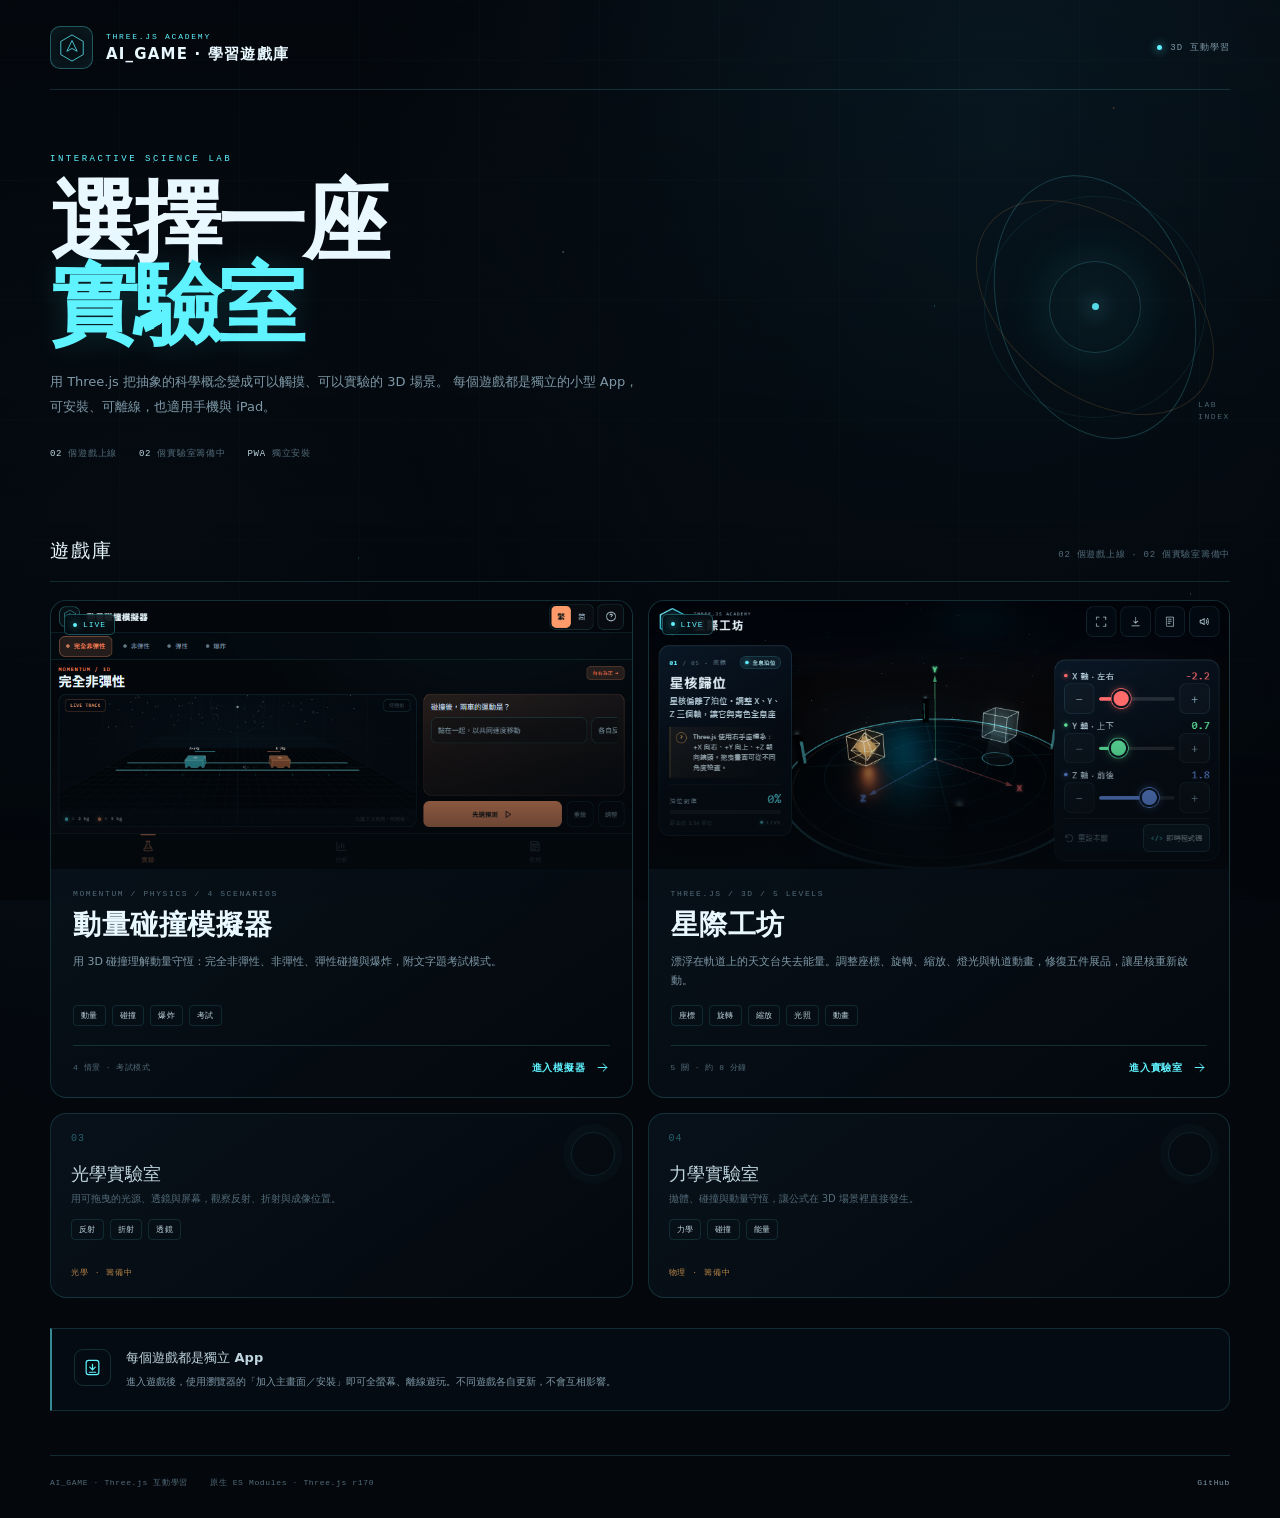
<file: index.html>
<!DOCTYPE html>
<html lang="zh-Hant">
<head>
  <meta charset="UTF-8" />
  <meta name="viewport" content="width=device-width, initial-scale=1, viewport-fit=cover" />
  <meta name="theme-color" content="#04070c" />
  <meta name="description" content="AI_GAME · Three.js 互動學習遊戲庫。以 3D 場景學習座標、旋轉、縮放、光照、動量與物理。" />
  <title>AI_GAME · 學習遊戲庫</title>
  <link rel="icon" href="data:image/svg+xml,%3Csvg xmlns='http://www.w3.org/2000/svg' viewBox='0 0 64 64'%3E%3Cpath d='M32 4 56 18v28L32 60 8 46V18Z' fill='%23050b12' stroke='%235ff3ff' stroke-width='2'/%3E%3Cpath d='m21 39 11-23 11 23-11-6Z' fill='none' stroke='%235ff3ff' stroke-width='2' stroke-linejoin='round'/%3E%3C/svg%3E" />
  <link rel="stylesheet" href="./hub.css" />
</head>
<body>
  <div class="starfield" aria-hidden="true"></div>

  <header class="hub-header">
    <a class="brand" href="./" aria-label="星際工坊學習遊戲庫首頁">
      <span class="brand-mark" aria-hidden="true">
        <svg viewBox="0 0 64 64">
          <path d="M32 4 56 18v28L32 60 8 46V18Z" />
          <path d="m21 39 11-23 11 23-11-6Z" />
        </svg>
      </span>
      <span class="brand-copy">
        <span class="brand-kicker">THREE.JS ACADEMY</span>
        <span class="brand-name">AI_GAME · 學習遊戲庫</span>
      </span>
    </a>
    <div class="header-status">
      <span class="status-dot" aria-hidden="true"></span>
      <span>3D 互動學習</span>
    </div>
  </header>

  <main class="hub">
    <div class="legacy-notice" id="legacyNotice" hidden>
      <span class="legacy-mark" aria-hidden="true">!</span>
      <p>你正在使用舊版主畫面。星際工坊已移到獨立的實驗室路徑，請重新加入主畫面。</p>
      <a href="./games/starforge/">前往新版</a>
    </div>

    <section class="hero" aria-labelledby="heroTitle">
      <div class="hero-main">
        <p class="eyebrow">INTERACTIVE SCIENCE LAB</p>
        <h1 id="heroTitle">選擇一座<br /><em>實驗室</em></h1>
        <p class="hero-lede">
          用 Three.js 把抽象的科學概念變成可以觸摸、可以實驗的 3D 場景。
          每個遊戲都是獨立的小型 App，可安裝、可離線，也適用手機與 iPad。
        </p>
        <div class="hero-meta">
          <span><b>02</b> 個遊戲上線</span>
          <span><b>02</b> 個實驗室籌備中</span>
          <span><b>PWA</b> 獨立安裝</span>
        </div>
      </div>
      <div class="hero-orbit" aria-hidden="true">
        <div class="orbit-ring orbit-ring-a"></div>
        <div class="orbit-ring orbit-ring-b"></div>
        <div class="orbit-core"></div>
        <span class="orbit-label">LAB<br />INDEX</span>
      </div>
    </section>

    <section class="games-section" aria-labelledby="gamesTitle">
      <div class="section-head">
        <h2 id="gamesTitle">遊戲庫</h2>
        <span class="section-note" id="gameCount">載入中…</span>
      </div>
      <div class="game-grid" id="gameGrid" aria-live="polite"></div>
      <noscript>
        <p class="load-error">需要 JavaScript 才能載入遊戲庫。你仍可直接前往 <a href="./games/starforge/">星際工坊</a>。</p>
      </noscript>
    </section>

    <section class="install-note" aria-label="安裝說明">
      <div class="install-icon" aria-hidden="true">
        <svg viewBox="0 0 24 24"><rect x="4" y="3" width="16" height="18" rx="3" /><path d="M12 8v7M8.5 11.5 12 15l3.5-3.5M8 18h8" /></svg>
      </div>
      <div>
        <h2>每個遊戲都是獨立 App</h2>
        <p>進入遊戲後，使用瀏覽器的「加入主畫面／安裝」即可全螢幕、離線遊玩。不同遊戲各自更新，不會互相影響。</p>
      </div>
    </section>
  </main>

  <footer class="hub-footer">
    <span>AI_GAME · Three.js 互動學習</span>
    <span>原生 ES Modules · Three.js r170</span>
    <a href="https://github.com/lucas151129/AI_GAME">GitHub</a>
  </footer>

  <script type="module" src="./hub.js"></script>
</body>
</html>
</file>
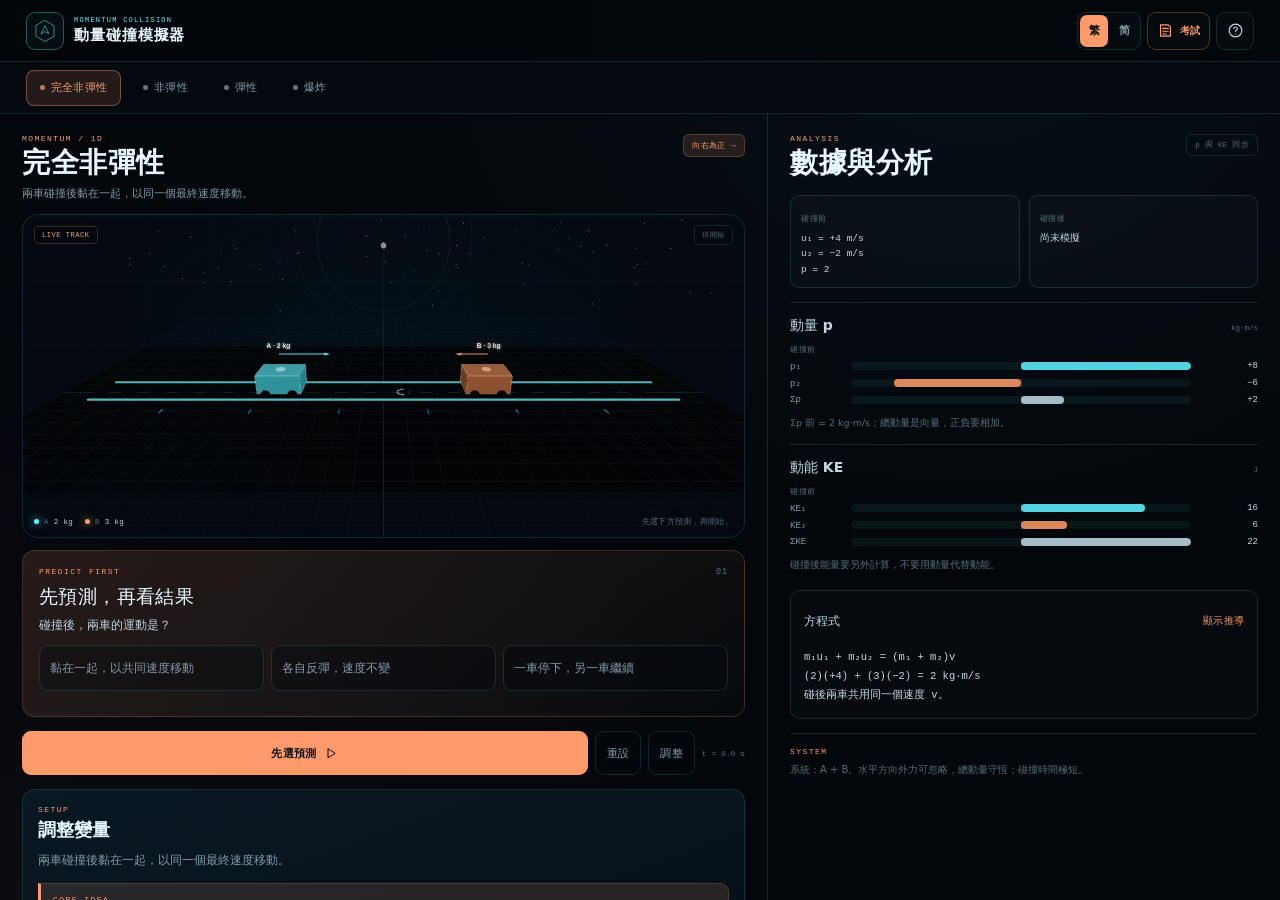
<file: games/momentum/index.html>
<!DOCTYPE html>
<html lang="zh-Hant">
<head>
  <meta charset="UTF-8" />
  <meta name="viewport" content="width=device-width, initial-scale=1, viewport-fit=cover" />
  <meta name="theme-color" content="#05080d" />
  <meta name="apple-mobile-web-app-capable" content="yes" />
  <meta name="mobile-web-app-capable" content="yes" />
  <meta name="apple-mobile-web-app-status-bar-style" content="black-translucent" />
  <meta name="apple-mobile-web-app-title" content="動量碰撞模擬器" />
  <meta name="description" content="動量碰撞模擬器：用手機或 iPad 學動量守恆、完全非彈性、非彈性、彈性碰撞與爆炸，附文字題考試模式。" />
  <title>動量碰撞模擬器 · Momentum Collision</title>
  <link rel="manifest" href="./manifest.webmanifest" />
  <link rel="apple-touch-icon" href="./icons/apple-touch-icon.png" />
  <link rel="icon" href="./icons/favicon-32.png" />
  <link rel="stylesheet" href="./style.css" />
</head>
<body>
  <div class="app" id="app">
    <header class="app-header">
      <a class="brand" href="../../" aria-label="回到學習遊戲庫">
        <span class="brand-mark" aria-hidden="true">
          <svg viewBox="0 0 64 64">
            <path d="M32 4 56 18v28L32 60 8 46V18Z" />
            <path d="M22 39 32 18l10 21-10-5Z" />
          </svg>
        </span>
        <span class="brand-copy">
          <span class="brand-kicker">MOMENTUM COLLISION</span>
          <span class="brand-name">動量碰撞模擬器</span>
        </span>
      </a>
      <div class="header-actions">
        <div class="lang-switch" id="langSwitch" role="group" aria-label="語言切換">
          <button type="button" data-lang="zh-Hant" class="is-active" aria-pressed="true">繁</button>
          <button type="button" data-lang="zh-Hans" aria-pressed="false">简</button>
        </div>
        <button class="header-btn" id="examBtn" type="button">
          <svg viewBox="0 0 24 24" aria-hidden="true"><path d="M5 4h11l3 3v13H5Z"/><path d="M8 9h8M8 13h8M8 17h5"/></svg>
          <span>考試</span>
        </button>
        <button class="icon-btn" id="guideBtn" type="button" aria-label="玩法說明">
          <svg viewBox="0 0 24 24" aria-hidden="true"><circle cx="12" cy="12" r="9"/><path d="M9.5 9a2.6 2.6 0 0 1 5.1.5c0 1.7-2.6 2-2.6 3.7M12 17h.01"/></svg>
        </button>
      </div>
    </header>

    <nav class="scenario-strip" id="scenarioTabs" role="tablist" aria-label="碰撞情景"></nav>

    <main class="app-main" id="appMain">
      <section class="screen-panel lab-screen" id="labScreen" aria-label="動量實驗">
        <div class="lab-head">
          <div>
            <span class="eyebrow">MOMENTUM / 1D</span>
            <h1 id="scenarioTitle">完全非彈性</h1>
            <p id="labScenarioDesc">兩車碰撞後黏在一起，以同一個最終速度移動。</p>
          </div>
          <span class="sign-chip">向右為正 →</span>
        </div>

        <div class="scene-card" id="stage">
          <canvas id="scene"></canvas>
          <div class="scene-top">
            <span class="scene-label">LIVE TRACK</span>
            <span class="stage-status" id="stageStatus">待開始</span>
          </div>
          <div class="stage-result" id="stageResult" hidden></div>
          <div class="scene-caption">
            <span><i class="dot dot-a"></i>A <b id="hudM1">2.0 kg</b></span>
            <span><i class="dot dot-b"></i>B <b id="hudM2">3.0 kg</b></span>
            <span class="stage-hint" id="stageHint">先預測，再開始。</span>
          </div>
        </div>

        <section class="prediction-card" aria-labelledby="predictionTitle">
          <div class="card-heading">
            <span class="eyebrow">PREDICT FIRST</span>
            <span class="card-step">01</span>
          </div>
          <h2 id="predictionTitle">先預測，再看結果</h2>
          <p id="predictionQuestion">碰撞後，兩車的運動是？</p>
          <div class="prediction-options" id="predictionOptions"></div>
          <p class="prediction-feedback" id="predictionFeedback"></p>
        </section>

        <div class="control-summary" aria-label="目前變量">
          <div class="summary-chips">
            <span><i>m₁</i><b id="summaryM1">2.0 kg</b></span>
            <span><i>m₂</i><b id="summaryM2">3.0 kg</b></span>
            <span><i>u₁</i><b id="summaryU1">+4.0 m/s</b></span>
            <span><i>u₂</i><b id="summaryU2">−2.0 m/s</b></span>
            <span><i id="summaryExtraLabel">e</i><b id="summaryExtra">0</b></span>
          </div>
        </div>

        <div class="lab-actions">
          <button class="primary-btn run-btn" id="runBtn" type="button">
            <span>先選預測</span>
            <svg viewBox="0 0 24 24" aria-hidden="true"><path d="M8 5v14l11-7Z"/></svg>
          </button>
          <button class="ghost-btn" id="resetBtn" type="button">重設</button>
          <button class="ghost-btn" id="adjustBtn" type="button">調整</button>
          <span class="time-readout" id="timeReadout">t = 0.0 s</span>
        </div>

        <aside class="control-sheet" id="setupPanel" aria-label="調整變量">
          <div class="sheet-head">
            <div>
              <span class="eyebrow">SETUP</span>
              <h2>調整變量</h2>
            </div>
            <button class="close-btn" id="closeControls" type="button" aria-label="關閉設定">×</button>
          </div>

          <p class="scenario-desc" id="scenarioDesc"></p>
          <div class="concept-card">
            <span class="label">CORE IDEA</span>
            <p id="scenarioConcept"></p>
          </div>

          <div class="control-list">
            <label class="control-row">
              <span class="control-label">質量 m₁ <b id="m1Val">2.0 kg</b></span>
              <input id="m1" type="range" min="1" max="6" step="0.5" value="2" />
            </label>
            <label class="control-row">
              <span class="control-label">質量 m₂ <b id="m2Val">3.0 kg</b></span>
              <input id="m2" type="range" min="1" max="6" step="0.5" value="3" />
            </label>
            <div id="velocityControls">
              <label class="control-row">
                <span class="control-label">初速度 u₁ <b id="u1Val">+4.0 m/s</b></span>
                <input id="u1" type="range" min="-6" max="6" step="0.5" value="4" />
              </label>
              <label class="control-row">
                <span class="control-label">初速度 u₂ <b id="u2Val">−2.0 m/s</b></span>
                <input id="u2" type="range" min="-6" max="6" step="0.5" value="-2" />
              </label>
            </div>
            <label class="control-row" id="restitutionGroup" hidden>
              <span class="control-label">恢復係數 e <b id="eVal">0.55</b></span>
              <input id="e" type="range" min="0" max="1" step="0.05" value="0.55" />
              <span class="control-help">e = 分離速度 ÷ 接近速度。e = 0 完全非彈性；e = 1 彈性。DSE 不要求數值，這是延伸。</span>
            </label>
            <label class="control-row" id="energyGroup" hidden>
              <span class="control-label">爆炸能量 E <b id="energyVal">100 J</b></span>
              <input id="energy" type="range" min="20" max="220" step="10" value="100" />
              <span class="control-help">爆炸前靜止；能量來自化學能／彈性能。</span>
            </label>
          </div>

          <div class="exam-tip">
            <span class="label">EXAM TIP</span>
            <p id="scenarioTip"></p>
          </div>

          <button class="primary-btn sheet-done" id="sheetDone" type="button">完成設定</button>
        </aside>
      </section>

      <section class="screen-panel analysis-screen" id="analysisPanel" aria-label="數據與分析" hidden>
        <div class="analysis-head">
          <div>
            <span class="eyebrow">ANALYSIS</span>
            <h1>數據與分析</h1>
          </div>
          <span class="analysis-chip">p 與 KE 同步</span>
        </div>

        <div class="summary-grid">
          <div class="summary-card">
            <span>碰撞前</span>
            <p id="beforeSummary">—</p>
          </div>
          <div class="summary-card">
            <span>碰撞後</span>
            <p id="afterSummary">尚未模擬</p>
          </div>
        </div>

        <section class="data-block">
          <div class="data-head"><h2>動量 p</h2><span>kg·m/s</span></div>
          <div class="bars" id="momentumBars"></div>
          <p class="data-note" id="momentumNote">總動量在碰撞前後應相同。</p>
        </section>

        <section class="data-block">
          <div class="data-head"><h2>動能 KE</h2><span>J</span></div>
          <div class="bars" id="energyBars"></div>
          <p class="data-note" id="energyNote">非彈性碰撞會損失動能；彈性碰撞則守恆。</p>
        </section>

        <section class="equation-card">
          <div class="equation-head">
            <h2>方程式</h2>
            <button class="text-btn" id="derivationBtn" type="button">顯示推導</button>
          </div>
          <div class="equation-body" id="equationBlock">—</div>
          <div class="derivation" id="derivationBlock" hidden></div>
        </section>

        <div class="system-note">
          <span class="label">SYSTEM</span>
          <p id="systemNote">系統：A + B；水平方向外力可忽略，總動量守恆。</p>
        </div>
      </section>
    </main>

    <nav class="bottom-nav" id="bottomNav" aria-label="主要導航">
      <button type="button" class="nav-item is-active" data-view="lab" id="labNav">
        <svg viewBox="0 0 24 24" aria-hidden="true"><path d="M9 3h6M10 3v6l-5 8a2 2 0 0 0 1.7 3h10.6a2 2 0 0 0 1.7-3l-5-8V3"/><path d="M7 15h10"/></svg>
        <span>實驗</span>
      </button>
      <button type="button" class="nav-item" data-view="analysis" id="analysisNav">
        <svg viewBox="0 0 24 24" aria-hidden="true"><path d="M4 19V5M4 19h16"/><path d="M8 15v-4M12 15V7M16 15v-6"/></svg>
        <span>分析</span>
        <i class="nav-dot" aria-hidden="true"></i>
      </button>
      <button type="button" class="nav-item" data-view="exam" id="examNav">
        <svg viewBox="0 0 24 24" aria-hidden="true"><path d="M5 4h11l3 3v13H5Z"/><path d="M8 9h8M8 13h8M8 17h5"/></svg>
        <span>考試</span>
      </button>
    </nav>

    <div class="scrim" id="scrim" hidden></div>

    <div class="modal" id="examModal" hidden>
      <div class="modal-card exam-card" role="dialog" aria-modal="true" aria-labelledby="examTitle">
        <div class="modal-head">
          <div>
            <span class="eyebrow">EXAM MODE</span>
            <h2 id="examTitle">文字題訓練</h2>
          </div>
          <button class="close-btn" id="examClose" type="button" aria-label="關閉考試模式">×</button>
        </div>
        <div class="exam-types" id="examTypes"></div>
        <div class="exam-body">
          <span class="exam-meta" id="examMeta">完全非彈性 · 一維</span>
          <div class="exam-question" id="examQuestion"></div>
          <div class="exam-fields" id="examFields"></div>
          <div class="exam-actions">
            <button class="primary-btn" id="examCheck" type="button">檢查答案</button>
            <button class="ghost-btn" id="examHint" type="button">提示</button>
            <button class="ghost-btn" id="examSolutionBtn" type="button">顯示解法</button>
            <button class="text-btn" id="examNext" type="button">下一題 →</button>
          </div>
          <div class="exam-feedback" id="examFeedback" role="status"></div>
          <div class="exam-solution" id="examSolution" hidden></div>
        </div>
      </div>
    </div>

    <div class="modal" id="guideModal" hidden>
      <div class="modal-card guide-card" role="dialog" aria-modal="true" aria-labelledby="guideTitle">
        <div class="modal-head">
          <div>
            <span class="eyebrow">HOW TO LEARN</span>
            <h2 id="guideTitle">不要只看動畫</h2>
          </div>
          <button class="close-btn" id="guideClose" type="button" aria-label="關閉說明">×</button>
        </div>
        <div class="guide-steps">
          <div><b>01</b><p><strong>先預測</strong><br />選一個你認為會發生的結果，不要先按模擬。</p></div>
          <div><b>02</b><p><strong>再觀察</strong><br />按「開始模擬」，同時看動畫、動量棒和能量棒。</p></div>
          <div><b>03</b><p><strong>寫守恆式</strong><br />選系統、定正方向、寫出碰前 = 碰後，再代入數字。</p></div>
          <div><b>04</b><p><strong>去考試</strong><br />用「考試」做文字題；先自己寫，再看 marking steps。</p></div>
        </div>
        <div class="guide-note">
          <span class="label">記住</span>
          <p>動量是向量，可以有正負；動能永遠是正數。非彈性碰撞中，動量守恆，但動能會轉為熱、聲和形變。遇到牆、摩擦力或繩張力等外力，不能直接用動量守恆，要用衝量 J = FΔt = Δp。</p>
        </div>
        <button class="primary-btn" id="guideStart" type="button">開始探索</button>
      </div>
    </div>

    <div class="toast" id="toast" role="status" aria-live="polite"></div>
  </div>

  <script type="module" src="./src/main.js"></script>
</body>
</html>
</file>
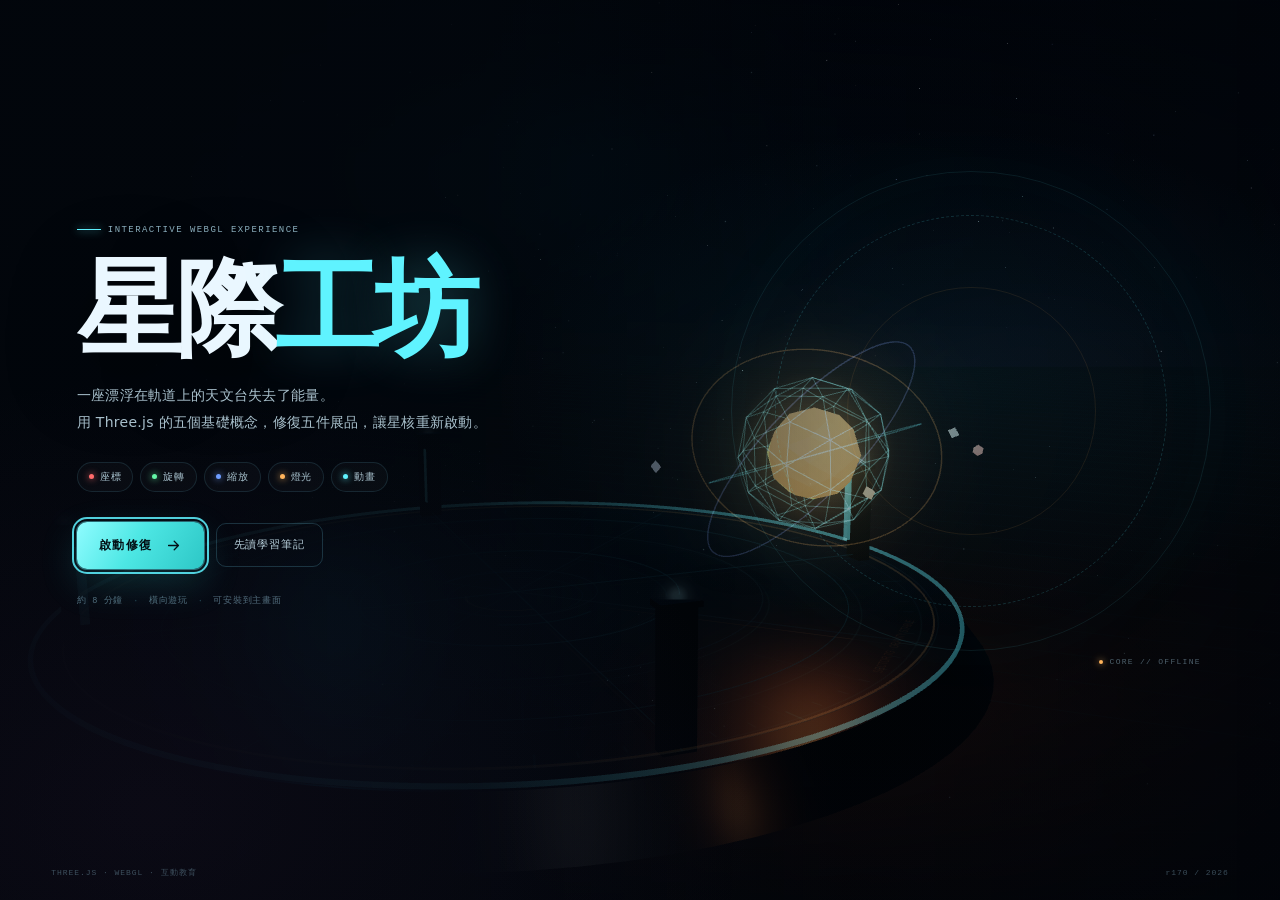
<file: games/starforge/index.html>
<!DOCTYPE html>
<html lang="zh-Hant">
<head>
  <meta charset="UTF-8" />
  <meta name="viewport" content="width=device-width, initial-scale=1.0, maximum-scale=1.0, user-scalable=no, viewport-fit=cover" />
  <meta name="theme-color" content="#03070e" />
  <meta name="description" content="星際工坊：用 Three.js 修復漂浮天文台的五件展品。一座結合座標、旋轉、縮放、燈光與動畫的 3D 互動教育遊戲。" />
  <meta name="apple-mobile-web-app-capable" content="yes" />
  <meta name="mobile-web-app-capable" content="yes" />
  <meta name="apple-mobile-web-app-status-bar-style" content="black-translucent" />
  <meta name="apple-mobile-web-app-title" content="星際工坊" />
  <meta name="format-detection" content="telephone=no" />
  <title>星際工坊 · Three.js 互動學院</title>
  <link rel="manifest" href="./manifest.webmanifest" />
  <link rel="apple-touch-icon" href="./icons/apple-touch-icon.png" />
  <link rel="icon" href="data:image/svg+xml,%3Csvg xmlns='http://www.w3.org/2000/svg' viewBox='0 0 64 64'%3E%3Cpolygon points='32,4 58,18 58,46 32,60 6,46 6,18' fill='%2307141f' stroke='%235ff3ff' stroke-width='3'/%3E%3Ccircle cx='32' cy='32' r='7' fill='%235ff3ff'/%3E%3C/svg%3E" />
  <link rel="stylesheet" href="./style.css" />
</head>
<body>
  <div id="app">
    <canvas id="scene" aria-label="Three.js 3D 互動場景"></canvas>
    <div class="ambient-vignette" aria-hidden="true"></div>
    <div class="ambient-grid" aria-hidden="true"></div>

    <header class="topbar" id="topbar">
      <div class="brand" aria-label="星際工坊">
        <span class="brand-mark" aria-hidden="true"><i></i><b></b></span>
        <span class="brand-copy">
          <span class="brand-kicker">THREE.JS ACADEMY</span>
          <strong>星際工坊</strong>
        </span>
      </div>

      <ol class="progress" id="progress" aria-label="修復進度"></ol>

      <div class="top-actions">
        <button class="icon-btn fullscreen-btn" id="fullscreenBtn" type="button" aria-label="進入全螢幕">
          <svg viewBox="0 0 24 24" aria-hidden="true"><path d="M8 3H3v5M16 3h5v5M8 21H3v-5M21 16v5h-5"/></svg>
          <span>全螢幕</span>
        </button>
        <button class="icon-btn install-btn" id="installBtn" type="button" aria-label="安裝到主畫面">
          <svg viewBox="0 0 24 24" aria-hidden="true"><path d="M12 3v12M8 11l4 4 4-4M5 20h14"/></svg>
          <span>安裝</span>
        </button>
        <button class="icon-btn" id="notebookBtn" type="button" aria-label="打開學習筆記">
          <svg viewBox="0 0 24 24" aria-hidden="true"><path d="M5 4.8A1.8 1.8 0 0 1 6.8 3H19v18H6.8A1.8 1.8 0 0 1 5 19.2V4.8Z"/><path d="M8 7h7M8 11h7M8 15h4"/></svg>
          <span>學習筆記</span>
        </button>
        <button class="icon-btn" id="soundBtn" type="button" aria-label="關閉音效" aria-pressed="true">
          <svg class="sound-on" viewBox="0 0 24 24" aria-hidden="true"><path d="M4 9.5v5h3.5L12 18V6L7.5 9.5H4Z"/><path d="M15.5 8.5a5 5 0 0 1 0 7M18 6a8.5 8.5 0 0 1 0 12"/></svg>
          <svg class="sound-off" viewBox="0 0 24 24" aria-hidden="true"><path d="M4 9.5v5h3.5L12 18V6L7.5 9.5H4Z"/><path d="m16 9 5 5M21 9l-5 5"/></svg>
          <span>音效</span>
        </button>
      </div>
    </header>

    <main class="hud" id="hud">
      <section class="mission panel" id="missionCard" aria-labelledby="missionTitle">
        <div class="mission-top">
          <span class="eyebrow"><b id="levelNumber">01</b> <i>/ 05</i> · <span id="levelTag">座標</span></span>
          <span class="target-badge" id="targetBadge"><i></i> 全息泊位</span>
        </div>
        <h1 id="missionTitle">星核歸位</h1>
        <p class="mission-objective" id="missionObjective"></p>
        <div class="hint-box">
          <span class="hint-icon" aria-hidden="true">?</span>
          <p id="missionHint"></p>
        </div>
        <div class="mission-extra" id="missionExtra"></div>
        <div class="meter-block">
          <div class="meter-label">
            <span id="meterLabel">泊位對準</span>
            <strong id="meterValue">0%</strong>
          </div>
          <div class="meter" id="meter" role="progressbar" aria-valuemin="0" aria-valuemax="100" aria-valuenow="0" aria-label="關卡進度">
            <span id="meterFill"></span>
          </div>
          <div class="meter-foot">
            <span id="meterFoot">調整右側控制台</span>
            <span class="live-dot"><i></i> LIVE</span>
          </div>
        </div>
      </section>

      <aside class="console panel" id="controlCard" aria-labelledby="consoleTitle">
        <div class="console-head">
          <div>
            <span class="eyebrow">LIVE CONSOLE</span>
            <h2 id="consoleTitle">姿態控制</h2>
          </div>
          <span class="console-status"><i></i> 即時同步</span>
        </div>
        <div class="sliders" id="sliders"></div>
        <div class="level-extra" id="levelExtra"></div>
        <div class="console-foot">
          <button class="text-btn" id="resetLevel" type="button">
            <svg viewBox="0 0 24 24" aria-hidden="true"><path d="M4 10a8 8 0 1 1 2.3 7.1M4 4v6h6"/></svg>
            重設本關
          </button>
          <span class="camera-note">拖曳環視 · 滾輪縮放</span>
          <button class="code-toggle" id="codeToggle" type="button" aria-expanded="false">
            <span>&lt;/&gt;</span> 即時程式碼
          </button>
        </div>
      </aside>

      <div class="code-backdrop" id="codeBackdrop" aria-hidden="true"></div>

      <section class="code-dock" id="codeDock" aria-label="即時 Three.js 程式碼">
        <header>
          <div class="code-title">
            <span class="code-led" aria-hidden="true"></span>
            <span>LIVE CODE</span>
            <em id="codeFile">level-01.js</em>
          </div>
          <div class="code-actions">
            <button class="copy-btn" id="copyCode" type="button" aria-label="複製程式碼">
              <svg viewBox="0 0 24 24" aria-hidden="true"><rect x="8" y="8" width="11" height="11" rx="2"/><path d="M16 8V6a2 2 0 0 0-2-2H6a2 2 0 0 0-2 2v8a2 2 0 0 0 2 2h2"/></svg>
              <span>複製</span>
            </button>
            <button class="copy-btn code-close" id="closeCode" type="button" aria-label="關閉程式碼面板">關閉</button>
          </div>
        </header>
        <pre><code id="codeBlock"></code></pre>
      </section>
    </main>

    <div class="toast" id="toast" role="status" aria-live="polite"></div>

    <div class="overlay intro-overlay" id="introOverlay">
      <div class="intro-grid">
        <div class="intro-copy">
          <span class="eyebrow intro-kicker"><i></i> INTERACTIVE WEBGL EXPERIENCE</span>
          <h1>星際<span>工坊</span></h1>
          <p class="intro-lede">一座漂浮在軌道上的天文台失去了能量。<br />用 Three.js 的五個基礎概念，修復五件展品，讓星核重新啟動。</p>
          <div class="curriculum" aria-label="學習主題">
            <span><i style="--c:#ff6b6b"></i>座標</span>
            <span><i style="--c:#63f5a6"></i>旋轉</span>
            <span><i style="--c:#6f9dff"></i>縮放</span>
            <span><i style="--c:#ffb45c"></i>燈光</span>
            <span><i style="--c:#5ff3ff"></i>動畫</span>
          </div>
          <div class="intro-actions">
            <button class="primary-btn" id="startBtn" type="button">
              <span>啟動修復</span>
              <svg viewBox="0 0 24 24" aria-hidden="true"><path d="M5 12h14M13 6l6 6-6 6"/></svg>
            </button>
            <button class="ghost-btn" id="introNotebookBtn" type="button">先讀學習筆記</button>
            <button class="ghost-btn install-intro" id="installIntroBtn" type="button">安裝到主畫面</button>
          </div>
          <div class="intro-meta">
            <span>約 8 分鐘</span>
            <span>橫向遊玩</span>
            <span>可安裝到主畫面</span>
          </div>
        </div>
        <div class="intro-visual" aria-hidden="true">
          <div class="scan-ring"></div>
          <div class="visual-tag"><i></i> CORE // OFFLINE</div>
        </div>
      </div>
      <footer class="intro-footer">
        <span>THREE.JS · WEBGL · 互動教育</span>
        <span>r170 / 2026</span>
      </footer>
    </div>

    <div class="ios-choice" id="iosChoice" hidden>
      <div class="ios-choice-card panel" role="dialog" aria-modal="true" aria-labelledby="iosChoiceTitle">
        <button class="close-btn ios-choice-close" id="choiceClose" type="button" aria-label="關閉選擇視窗">
          <svg viewBox="0 0 24 24" aria-hidden="true"><path d="m6 6 12 12M18 6 6 18"/></svg>
        </button>
        <span class="eyebrow">iPHONE / iPAD</span>
        <h2 id="iosChoiceTitle">選擇遊玩方式</h2>
        <p class="ios-choice-lede">加入主畫面可獲得全螢幕沉浸體驗；繼續用瀏覽器則會保留 Safari 工具列。</p>

        <div class="ios-choice-options" id="choiceOptions">
          <button class="ios-choice-option primary" id="choiceInstall" type="button">
            <span class="choice-icon" aria-hidden="true">
              <svg viewBox="0 0 24 24"><rect x="4" y="3" width="16" height="18" rx="3"/><path d="M12 8v7M8.5 11.5 12 15l3.5-3.5M8 18h8"/></svg>
            </span>
            <span class="choice-copy"><b>加入主畫面</b><em>全螢幕、沉浸式（推薦）</em></span>
            <span class="choice-arrow" aria-hidden="true">→</span>
          </button>
          <button class="ios-choice-option" id="choiceBrowser" type="button">
            <span class="choice-icon" aria-hidden="true">
              <svg viewBox="0 0 24 24"><rect x="3" y="4" width="18" height="16" rx="3"/><path d="M3 9h18M7 6.5h.01M10 6.5h.01"/></svg>
            </span>
            <span class="choice-copy"><b>繼續用瀏覽器遊玩</b><em>立即開始，但會保留 Safari 工具列</em></span>
            <span class="choice-arrow" aria-hidden="true">→</span>
          </button>
        </div>

        <div class="ios-choice-steps" id="choiceSteps" hidden>
          <h3>加入主畫面 · 3 個步驟</h3>
          <ol>
            <li><span>1</span><p>在 Safari 點「分享」圖示（方框向上箭頭）。</p></li>
            <li><span>2</span><p>在選單中選擇「加入主畫面」。</p></li>
            <li><span>3</span><p>點「加入」，關閉此分頁，從主畫面啟動星際工坊。</p></li>
          </ol>
          <p class="ios-choice-note" id="choiceBrowserNote">從主畫面啟動後就是全螢幕，不會顯示網址列或分頁列。</p>
          <div class="ios-choice-actions">
            <button class="ghost-btn" id="choiceStepsBack" type="button">返回</button>
            <button class="primary-btn" id="choiceBrowserFromSteps" type="button">
              <span>先繼續瀏覽器遊玩</span>
              <svg viewBox="0 0 24 24" aria-hidden="true"><path d="M5 12h14M13 6l6 6-6 6"/></svg>
            </button>
          </div>
        </div>
      </div>
    </div>

    <div class="overlay complete-overlay" id="completeOverlay" hidden>
      <div class="complete-card panel" role="dialog" aria-modal="true" aria-labelledby="completeTitle">
        <div class="complete-top">
          <span class="eyebrow" id="completeEyebrow">EXHIBIT 01 / RESTORED</span>
          <span class="stamp">RESTORED</span>
        </div>
        <div class="complete-icon" aria-hidden="true">
          <svg viewBox="0 0 48 48"><circle cx="24" cy="24" r="20"/><path d="m15 24 6.5 6.5L34 17"/></svg>
        </div>
        <h2 id="completeTitle">星核歸位</h2>
        <p class="complete-summary" id="completeSummary"></p>
        <div class="lesson">
          <span class="eyebrow">你剛剛學會</span>
          <h3 id="lessonTitle"></h3>
          <p id="lessonBody"></p>
          <pre class="lesson-code"><code id="lessonCode"></code></pre>
          <ul class="lesson-points" id="lessonPoints"></ul>
        </div>
        <div class="complete-actions">
          <button class="primary-btn" id="nextLevelBtn" type="button">
            <span>下一關</span>
            <svg viewBox="0 0 24 24" aria-hidden="true"><path d="M5 12h14M13 6l6 6-6 6"/></svg>
          </button>
          <span id="nextHint"></span>
        </div>
      </div>
    </div>

    <div class="overlay finale-overlay" id="finaleOverlay" hidden>
      <div class="finale-grid">
        <div class="finale-copy">
          <span class="eyebrow"><i></i> OBSERVATORY ONLINE</span>
          <h2>天文台<br /><em>重新啟動</em></h2>
          <p>五件展品歸位，星核再次運轉。你已經走過 Three.js 的核心基礎：用數字描述空間，用光線讓它被看見，再用時間讓它活起來。</p>
          <div class="finale-stats">
            <div><b>5 / 5</b><span>展品修復</span></div>
            <div><b id="finaleTime">8:00</b><span>探索用時</span></div>
            <div><b>∞</b><span>延伸可能</span></div>
          </div>
          <ul class="finale-list">
            <li><i style="--c:#ff6b6b"></i><span>座標</span><code>position.set()</code></li>
            <li><i style="--c:#63f5a6"></i><span>旋轉</span><code>rotation.x / y</code></li>
            <li><i style="--c:#6f9dff"></i><span>縮放</span><code>scale.set()</code></li>
            <li><i style="--c:#ffb45c"></i><span>燈光</span><code>intensity</code></li>
            <li><i style="--c:#5ff3ff"></i><span>動畫</span><code>getElapsedTime()</code></li>
          </ul>
          <div class="finale-actions">
            <button class="primary-btn" id="exploreBtn" type="button">
              <span>自由環視</span>
              <svg viewBox="0 0 24 24" aria-hidden="true"><path d="M5 12h14M13 6l6 6-6 6"/></svg>
            </button>
            <button class="ghost-btn" id="finaleNotebookBtn" type="button">打開學習筆記</button>
            <button class="text-btn" id="restartBtn" type="button">重新探索</button>
          </div>
        </div>
        <div class="finale-visual" aria-hidden="true">
          <div class="finale-ring"></div>
          <div class="visual-tag"><i></i> ALL SYSTEMS NOMINAL</div>
        </div>
      </div>
    </div>

    <div class="finale-bar" id="finaleBar" hidden>
      <span><i></i> OBSERVATORY ONLINE</span>
      <div>
        <button class="icon-btn" id="finaleNotebookBtn2" type="button" aria-label="打開學習筆記">
          <svg viewBox="0 0 24 24" aria-hidden="true"><path d="M5 4.8A1.8 1.8 0 0 1 6.8 3H19v18H6.8A1.8 1.8 0 0 1 5 19.2V4.8Z"/><path d="M8 7h7M8 11h7M8 15h4"/></svg>
          <span>學習筆記</span>
        </button>
        <button class="icon-btn" id="finaleRestart" type="button" aria-label="重新探索">
          <svg viewBox="0 0 24 24" aria-hidden="true"><path d="M4 10a8 8 0 1 1 2.3 7.1M4 4v6h6"/></svg>
          <span>重新探索</span>
        </button>
      </div>
    </div>

    <div class="modal-backdrop" id="notebookModal" hidden>
      <section class="notebook" role="dialog" aria-modal="true" aria-labelledby="notebookTitle">
        <header class="notebook-head">
          <div>
            <span class="eyebrow">FIELD NOTES · THREE.JS r170</span>
            <h2 id="notebookTitle">學習筆記</h2>
            <p>五個基礎概念，對應五件展品。改一個數字，整個世界就會回應。</p>
          </div>
          <button class="close-btn" id="closeNotebook" type="button" aria-label="關閉學習筆記">
            <svg viewBox="0 0 24 24" aria-hidden="true"><path d="m6 6 12 12M18 6 6 18"/></svg>
          </button>
        </header>
        <div class="notebook-body">
          <article class="note-card">
            <span class="note-num">01</span>
            <div>
              <h3>場景三件套</h3>
              <p>任何 Three.js 場景都需要三個角色：<b>Scene</b> 是舞台，<b>Camera</b> 是眼睛，<b>Renderer</b> 負責把畫面畫到 canvas。缺一不可。</p>
              <pre><code>const scene = new THREE.Scene();
const camera = new THREE.PerspectiveCamera(45, w / h, 0.1, 100);
const renderer = new THREE.WebGLRenderer({ antialias: true });</code></pre>
            </div>
          </article>
          <article class="note-card">
            <span class="note-num">02</span>
            <div>
              <h3>幾何與材質</h3>
              <p><b>Geometry</b> 決定形狀的頂點，<b>Material</b> 決定表面看起來如何。把兩者交給 <b>Mesh</b>，就得到一個可放進場景的物件。</p>
              <pre><code>const mesh = new THREE.Mesh(
  new THREE.IcosahedronGeometry(1, 0),
  new THREE.MeshStandardMaterial({ color: 0x5ff3ff })
);</code></pre>
            </div>
          </article>
          <article class="note-card">
            <span class="note-num">03</span>
            <div>
              <h3>位置 · 旋轉 · 縮放</h3>
              <p>每個 Object3D 都有 <b>position</b>、<b>rotation</b>、<b>scale</b>。它們都是三分量向量；旋轉的單位是弧度，縮放則是相對倍率。</p>
              <pre><code>mesh.position.set(2, 1.5, -1);
mesh.rotation.y = THREE.MathUtils.degToRad(70);
mesh.scale.set(1.5, 2, 1);</code></pre>
            </div>
          </article>
          <article class="note-card">
            <span class="note-num">04</span>
            <div>
              <h3>光線讓材質被看見</h3>
              <p>StandardMaterial 需要光。環境光提供底光，方向光塑造明暗，點光源與聚光燈則能做出局部氣氛。多盞燈的顏色與強度會相加。</p>
              <pre><code>const key = new THREE.DirectionalLight(0xffe2bd, 2.4);
key.position.set(6, 9, 7);
scene.add(key);

redLight.intensity = 1.75;</code></pre>
            </div>
          </article>
          <article class="note-card">
            <span class="note-num">05</span>
            <div>
              <h3>用時間驅動動畫</h3>
              <p><b>Clock.getElapsedTime()</b> 回傳已經過的時間。把它乘上角速度，再放進 cos / sin，就能得到穩定、不受幀率影響的圓周運動。</p>
              <pre><code>const t = clock.getElapsedTime();
const a = t * 0.55;
probe.position.x = Math.cos(a) * 2.9;
probe.position.z = Math.sin(a) * 2.9;</code></pre>
            </div>
          </article>
          <article class="note-card note-wide">
            <span class="note-num">+</span>
            <div>
              <h3>這座工坊是怎麼做的？</h3>
              <div class="note-columns">
                <p>這是一個純前端作品：Three.js r170 以 ES Module 載入，沒有外部圖片或音效檔。星星、光暈、環境反射都用程式生成；音效則由 Web Audio API 即時合成。</p>
                <p>即時程式碼面板會跟著你的操作更新。試著把某個數字改大，觀察畫面的變化——這正是學習 Three.js 最快的方式。</p>
              </div>
              <div class="note-tags">
                <span>WebGL</span><span>ES Modules</span><span>Web Audio</span><span>Responsive UI</span>
              </div>
            </div>
          </article>
        </div>
        <footer class="notebook-foot">
          <span>星際工坊 · 互動教育實驗</span>
          <span>點右上角 × 關閉</span>
        </footer>
      </section>
    </div>

    <div class="orientation-lock" id="orientationLock" role="dialog" aria-modal="true" aria-labelledby="orientationTitle">
      <div class="orientation-device" aria-hidden="true">
        <span class="orientation-phone"></span>
        <span class="orientation-orbit"></span>
      </div>
      <span class="eyebrow">LANDSCAPE MODE</span>
      <h2 id="orientationTitle">請轉為橫向</h2>
      <p>星際工坊以橫向操作設計。<br />請把裝置轉成橫向，繼續修復天文台。</p>
      <span class="orientation-hint"><b>↻</b> 旋轉裝置</span>
    </div>

    <div class="boot" id="boot">
      <div class="boot-ring" aria-hidden="true"></div>
      <span>正在校準星核…</span>
    </div>

    <noscript>
      <div class="no-js">這個遊戲需要 JavaScript 與 WebGL 才能運作。</div>
    </noscript>
  </div>

  <script type="importmap">
    {
      "imports": {
        "three": "./vendor/three.module.js"
      }
    }
  </script>
  <script type="module" src="./src/main.js"></script>
</body>
</html>
</file>
<file: hub.css>
:root {
  --bg: #04070c;
  --bg-soft: #071019;
  --panel: rgba(8, 17, 26, 0.82);
  --ink: #e9f8ff;
  --ink-soft: #bfd5df;
  --muted: #7e98a7;
  --faint: #526b79;
  --cyan: #5ff3ff;
  --cyan-soft: rgba(95, 243, 255, 0.12);
  --amber: #ffb45c;
  --line: rgba(95, 243, 255, 0.15);
  --line-strong: rgba(95, 243, 255, 0.32);
  --mono: "SFMono-Regular", Consolas, "Liberation Mono", Menlo, monospace;
  --sans: "Noto Sans TC", "PingFang TC", "Microsoft JhengHei", system-ui, sans-serif;
}

* {
  box-sizing: border-box;
}

html {
  color-scheme: dark;
  scroll-behavior: smooth;
}

body {
  min-height: 100dvh;
  margin: 0;
  overflow-x: hidden;
  background:
    radial-gradient(ellipse at 78% 8%, rgba(24, 78, 104, 0.3), transparent 45%),
    radial-gradient(ellipse at 12% 35%, rgba(18, 55, 74, 0.22), transparent 42%),
    var(--bg);
  color: var(--ink);
  font-family: var(--sans);
  -webkit-font-smoothing: antialiased;
}

body::before {
  position: fixed;
  inset: 0;
  z-index: -2;
  background:
    linear-gradient(180deg, rgba(2, 5, 9, 0.2), rgba(2, 5, 9, 0.72)),
    repeating-linear-gradient(90deg, transparent 0 119px, rgba(95, 243, 255, 0.025) 119px 120px),
    repeating-linear-gradient(0deg, transparent 0 119px, rgba(95, 243, 255, 0.025) 119px 120px);
  content: "";
  pointer-events: none;
}

a {
  color: inherit;
}

button,
a {
  -webkit-tap-highlight-color: transparent;
}

.starfield {
  position: fixed;
  inset: 0;
  z-index: -1;
  opacity: 0.55;
  background-image:
    radial-gradient(1px 1px at 12% 18%, rgba(226, 250, 255, 0.9), transparent),
    radial-gradient(1px 1px at 28% 62%, rgba(95, 243, 255, 0.7), transparent),
    radial-gradient(1.5px 1.5px at 44% 28%, rgba(226, 250, 255, 0.65), transparent),
    radial-gradient(1px 1px at 61% 78%, rgba(226, 250, 255, 0.7), transparent),
    radial-gradient(1px 1px at 73% 34%, rgba(95, 243, 255, 0.8), transparent),
    radial-gradient(1.5px 1.5px at 87% 12%, rgba(255, 180, 92, 0.55), transparent),
    radial-gradient(1px 1px at 93% 66%, rgba(226, 250, 255, 0.6), transparent),
    radial-gradient(1px 1px at 8% 82%, rgba(95, 243, 255, 0.5), transparent);
  background-size: 100% 100%;
  pointer-events: none;
}

.hub-header {
  display: flex;
  align-items: center;
  justify-content: space-between;
  width: min(1180px, calc(100% - 64px));
  margin: 0 auto;
  padding: 26px 0 20px;
  border-bottom: 1px solid var(--line);
}

.brand {
  display: flex;
  gap: 13px;
  align-items: center;
  text-decoration: none;
}

.brand-mark {
  display: grid;
  width: 43px;
  height: 43px;
  flex: 0 0 auto;
  place-items: center;
  border: 1px solid var(--line-strong);
  border-radius: 10px;
  background: rgba(95, 243, 255, 0.04);
  box-shadow: inset 0 0 18px rgba(95, 243, 255, 0.06);
}

.brand-mark svg {
  width: 30px;
  height: 30px;
  fill: none;
  stroke: var(--cyan);
  stroke-linejoin: round;
  stroke-width: 1.6;
}

.brand-copy {
  display: flex;
  flex-direction: column;
  gap: 4px;
}

.brand-kicker {
  color: var(--cyan);
  font-family: var(--mono);
  font-size: 8px;
  letter-spacing: 0.22em;
}

.brand-name {
  color: var(--ink);
  font-size: 15px;
  font-weight: 600;
  letter-spacing: 0.08em;
}

.header-status {
  display: flex;
  gap: 8px;
  align-items: center;
  color: var(--muted);
  font-family: var(--mono);
  font-size: 9px;
  letter-spacing: 0.12em;
}

.status-dot {
  width: 5px;
  height: 5px;
  border-radius: 50%;
  background: var(--cyan);
  box-shadow: 0 0 10px var(--cyan);
}

.hub {
  width: min(1180px, calc(100% - 64px));
  margin: 0 auto;
}

.legacy-notice {
  display: flex;
  flex-wrap: wrap;
  gap: 10px 14px;
  align-items: center;
  margin-top: 22px;
  padding: 11px 14px;
  border: 1px solid rgba(255, 180, 92, 0.3);
  border-radius: 10px;
  background: rgba(255, 180, 92, 0.06);
  color: var(--ink-soft);
  font-size: 11px;
}

.legacy-notice[hidden] {
  display: none !important;
}

.legacy-notice p {
  flex: 1 1 280px;
  margin: 0;
  line-height: 1.6;
}

.legacy-notice a {
  color: var(--amber);
  font-size: 10px;
  font-weight: 600;
  text-decoration: none;
  white-space: nowrap;
}

.legacy-mark {
  display: grid;
  width: 22px;
  height: 22px;
  place-items: center;
  border: 1px solid rgba(255, 180, 92, 0.5);
  border-radius: 50%;
  color: var(--amber);
  font-family: var(--mono);
  font-size: 10px;
}

.hero {
  display: grid;
  grid-template-columns: minmax(0, 1.3fr) minmax(260px, 0.7fr);
  gap: 40px;
  align-items: center;
  min-height: 370px;
  padding: 64px 0 50px;
}

.eyebrow {
  margin: 0 0 17px;
  color: var(--cyan);
  font-family: var(--mono);
  font-size: 9px;
  letter-spacing: 0.28em;
}

.hero h1 {
  margin: 0;
  color: var(--ink);
  font-size: clamp(54px, 7vw, 88px);
  font-weight: 650;
  letter-spacing: -0.045em;
  line-height: 0.94;
}

.hero h1 em {
  color: var(--cyan);
  font-style: normal;
  text-shadow: 0 0 32px rgba(95, 243, 255, 0.14);
}

.hero-lede {
  max-width: 590px;
  margin: 24px 0 0;
  color: var(--muted);
  font-size: 13px;
  line-height: 1.9;
}

.hero-meta {
  display: flex;
  flex-wrap: wrap;
  gap: 10px 22px;
  margin-top: 27px;
  color: var(--faint);
  font-family: var(--mono);
  font-size: 9px;
  letter-spacing: 0.08em;
}

.hero-meta b {
  color: var(--ink-soft);
  font-weight: 500;
}

.hero-orbit {
  position: relative;
  display: grid;
  width: 270px;
  height: 270px;
  margin-left: auto;
  place-items: center;
  opacity: 0.9;
}

.hero-orbit::before,
.hero-orbit::after {
  position: absolute;
  border-radius: 50%;
  content: "";
}

.hero-orbit::before {
  inset: 9%;
  border: 1px solid rgba(95, 243, 255, 0.09);
  background: radial-gradient(circle, rgba(95, 243, 255, 0.06), transparent 64%);
}

.hero-orbit::after {
  inset: 33%;
  border: 1px solid rgba(95, 243, 255, 0.2);
  box-shadow: 0 0 40px rgba(95, 243, 255, 0.07);
}

.orbit-ring {
  position: absolute;
  border: 1px solid var(--line);
  border-radius: 50%;
  transform: rotate(-18deg);
}

.orbit-ring-a {
  inset: 0 14%;
  border-color: rgba(95, 243, 255, 0.22);
}

.orbit-ring-b {
  inset: 18% 0;
  border-color: rgba(255, 180, 92, 0.16);
  transform: rotate(38deg);
}

.orbit-core {
  width: 7px;
  height: 7px;
  border-radius: 50%;
  background: var(--cyan);
  box-shadow: 0 0 20px var(--cyan), 0 0 46px rgba(95, 243, 255, 0.5);
}

.orbit-label {
  position: absolute;
  right: 0;
  bottom: 7%;
  color: var(--faint);
  font-family: var(--mono);
  font-size: 8px;
  letter-spacing: 0.2em;
  line-height: 1.5;
}

.games-section {
  padding: 28px 0 0;
}

.section-head {
  display: flex;
  align-items: baseline;
  justify-content: space-between;
  gap: 20px;
  padding-bottom: 17px;
  border-bottom: 1px solid var(--line);
}

.section-head h2 {
  margin: 0;
  color: var(--ink);
  font-size: 19px;
  font-weight: 550;
  letter-spacing: 0.1em;
}

.section-note {
  color: var(--faint);
  font-family: var(--mono);
  font-size: 9px;
  letter-spacing: 0.08em;
}

.game-grid {
  display: grid;
  grid-template-columns: repeat(2, minmax(0, 1fr));
  gap: 15px;
  margin-top: 18px;
}

.game-card {
  position: relative;
  display: flex;
  overflow: hidden;
  flex-direction: column;
  border: 1px solid var(--line);
  border-radius: 16px;
  background: linear-gradient(145deg, rgba(10, 22, 32, 0.9), rgba(4, 9, 14, 0.88));
  color: var(--ink);
  text-decoration: none;
  transition: border-color 0.25s ease, transform 0.25s ease, box-shadow 0.25s ease;
}

.game-card.is-live {
  grid-row: auto;
}

.game-card.is-live:hover,
.game-card.is-live:focus-visible {
  border-color: var(--line-strong);
  box-shadow: 0 18px 52px rgba(0, 0, 0, 0.3), 0 0 0 1px rgba(95, 243, 255, 0.06);
  transform: translateY(-3px);
}

.game-cover {
  position: relative;
  overflow: hidden;
  aspect-ratio: 844 / 390;
  background: #030a10;
}

.game-cover::after {
  position: absolute;
  inset: 0;
  background: linear-gradient(180deg, transparent 38%, rgba(4, 9, 14, 0.78));
  content: "";
  pointer-events: none;
}

.game-cover img {
  display: block;
  width: 100%;
  height: 100%;
  object-fit: cover;
  transition: transform 0.5s ease;
}

.game-card.is-live:hover .game-cover img {
  transform: scale(1.03);
}

.game-badge {
  position: absolute;
  top: 13px;
  left: 13px;
  z-index: 1;
  display: inline-flex;
  gap: 6px;
  align-items: center;
  padding: 5px 8px;
  border: 1px solid rgba(95, 243, 255, 0.3);
  border-radius: 5px;
  background: rgba(3, 12, 18, 0.82);
  color: var(--cyan);
  font-family: var(--mono);
  font-size: 8px;
  letter-spacing: 0.12em;
  backdrop-filter: blur(8px);
}

.game-badge::before {
  width: 4px;
  height: 4px;
  border-radius: 50%;
  background: var(--cyan);
  box-shadow: 0 0 8px var(--cyan);
  content: "";
}

.game-body {
  display: flex;
  flex: 1;
  flex-direction: column;
  padding: 20px 22px 22px;
}

.game-kicker {
  margin: 0 0 8px;
  color: var(--faint);
  font-family: var(--mono);
  font-size: 8px;
  letter-spacing: 0.2em;
}

.game-title {
  margin: 0;
  color: var(--ink);
  font-size: 28px;
  font-weight: 600;
  letter-spacing: 0.02em;
}

.game-desc {
  max-width: 540px;
  margin: 9px 0 15px;
  color: var(--muted);
  font-size: 11px;
  line-height: 1.7;
}

.game-tags {
  display: flex;
  flex-wrap: wrap;
  gap: 6px;
  margin: auto 0 0;
  padding: 0;
  list-style: none;
}

.game-tags li {
  padding: 4px 7px;
  border: 1px solid rgba(95, 243, 255, 0.12);
  border-radius: 4px;
  color: var(--ink-soft);
  font-family: var(--mono);
  font-size: 8px;
  letter-spacing: 0.04em;
}

.game-foot {
  display: flex;
  align-items: center;
  justify-content: space-between;
  gap: 14px;
  margin-top: 19px;
  padding-top: 14px;
  border-top: 1px solid var(--line);
}

.game-meta {
  color: var(--faint);
  font-family: var(--mono);
  font-size: 8px;
  letter-spacing: 0.06em;
}

.game-cta {
  display: inline-flex;
  gap: 9px;
  align-items: center;
  color: var(--cyan);
  font-size: 10px;
  font-weight: 600;
  letter-spacing: 0.08em;
}

.game-cta svg {
  width: 15px;
  height: 15px;
  fill: none;
  stroke: currentColor;
  stroke-linecap: round;
  stroke-linejoin: round;
  stroke-width: 1.6;
  transition: transform 0.2s ease;
}

.game-card.is-live:hover .game-cta svg {
  transform: translateX(4px);
}

.game-card.is-soon {
  min-height: 185px;
  padding: 19px 20px;
  background:
    linear-gradient(145deg, rgba(9, 19, 28, 0.9), rgba(4, 9, 14, 0.9)),
    repeating-linear-gradient(135deg, transparent 0 12px, rgba(95, 243, 255, 0.02) 12px 13px);
}

.game-card.is-soon::before {
  position: absolute;
  top: 18px;
  right: 17px;
  width: 42px;
  height: 42px;
  border: 1px solid rgba(95, 243, 255, 0.1);
  border-radius: 50%;
  box-shadow: 0 0 0 8px rgba(95, 243, 255, 0.02);
  content: "";
}

.soon-index {
  color: rgba(95, 243, 255, 0.35);
  font-family: var(--mono);
  font-size: 10px;
  letter-spacing: 0.1em;
}

.soon-title {
  margin: 18px 0 5px;
  color: var(--ink-soft);
  font-size: 18px;
  font-weight: 550;
}

.soon-desc {
  margin: 0;
  color: var(--faint);
  font-size: 10px;
  line-height: 1.6;
}

.soon-status {
  margin-top: auto;
  padding-top: 15px;
  color: rgba(255, 180, 92, 0.72);
  font-family: var(--mono);
  font-size: 8px;
  letter-spacing: 0.12em;
}

.install-note {
  display: flex;
  gap: 15px;
  align-items: flex-start;
  margin: 30px 0 0;
  padding: 20px 22px;
  border: 1px solid var(--line);
  border-left: 2px solid rgba(95, 243, 255, 0.55);
  border-radius: 0 12px 12px 0;
  background: rgba(7, 16, 24, 0.6);
}

.install-icon {
  display: grid;
  width: 37px;
  height: 37px;
  flex: 0 0 auto;
  place-items: center;
  border: 1px solid var(--line);
  border-radius: 9px;
  color: var(--cyan);
}

.install-icon svg {
  width: 19px;
  height: 19px;
  fill: none;
  stroke: currentColor;
  stroke-linecap: round;
  stroke-linejoin: round;
  stroke-width: 1.5;
}

.install-note h2 {
  margin: 0 0 6px;
  color: var(--ink-soft);
  font-size: 13px;
  font-weight: 550;
}

.install-note p {
  margin: 0;
  color: var(--muted);
  font-size: 10px;
  line-height: 1.7;
}

.load-error {
  margin: 16px 0;
  color: var(--amber);
  font-size: 11px;
  line-height: 1.7;
}

.load-error a {
  color: var(--cyan);
}

.hub-footer {
  display: flex;
  flex-wrap: wrap;
  gap: 8px 22px;
  align-items: center;
  width: min(1180px, calc(100% - 64px));
  margin: 44px auto 0;
  padding: 21px 0 30px;
  border-top: 1px solid var(--line);
  color: var(--faint);
  font-family: var(--mono);
  font-size: 8px;
  letter-spacing: 0.08em;
}

.hub-footer a {
  margin-left: auto;
  color: var(--muted);
  text-decoration: none;
}

.hub-footer a:hover {
  color: var(--cyan);
}

@media (max-width: 900px) {
  .hub-header,
  .hub,
  .hub-footer {
    width: min(100% - 36px, 680px);
  }

  .hub-header {
    padding-top: 18px;
  }

  .header-status {
    display: none;
  }

  .hero {
    grid-template-columns: 1fr;
    min-height: 0;
    padding: 42px 0 35px;
  }

  .hero-orbit {
    display: none;
  }

  .hero h1 {
    font-size: clamp(46px, 12vw, 72px);
  }

  .game-grid {
    grid-template-columns: 1fr;
  }

  .game-card.is-live {
    grid-row: auto;
  }

  .game-card.is-soon {
    min-height: 150px;
  }

  .hub-footer {
    margin-top: 28px;
  }
}

@media (max-width: 520px) {
  .hub-header,
  .hub,
  .hub-footer {
    width: calc(100% - 28px);
  }

  .brand-mark {
    width: 37px;
    height: 37px;
  }

  .brand-mark svg {
    width: 26px;
    height: 26px;
  }

  .brand-kicker {
    font-size: 7px;
  }

  .brand-name {
    font-size: 12px;
  }

  .hero {
    padding-top: 36px;
  }

  .hero h1 {
    font-size: clamp(42px, 14vw, 62px);
  }

  .hero-lede {
    font-size: 11.5px;
  }

  .hero-meta {
    gap: 8px 14px;
    font-size: 8px;
  }

  .game-cover {
    aspect-ratio: 844 / 390;
  }

  .game-body {
    padding: 17px 17px 18px;
  }

  .game-title {
    font-size: 23px;
  }

  .game-desc {
    font-size: 10.5px;
  }

  .game-foot {
    flex-wrap: wrap;
  }

  .install-note {
    padding: 16px;
  }

  .hub-footer {
    font-size: 7px;
  }

  .hub-footer a {
    margin-left: 0;
  }
}

@media (max-width: 920px) and (orientation: landscape) {
  .hub-header {
    padding: 13px 0 11px;
  }

  .brand-mark {
    width: 36px;
    height: 36px;
  }

  .brand-mark svg {
    width: 25px;
    height: 25px;
  }

  .brand-name {
    font-size: 12px;
  }

  .hero {
    display: block;
    min-height: 0;
    padding: 22px 0 18px;
  }

  .hero h1 {
    font-size: clamp(38px, 6.2vw, 54px);
    line-height: 0.98;
  }

  .hero h1 br {
    display: none;
  }

  .eyebrow {
    margin-bottom: 10px;
    font-size: 8px;
  }

  .hero-lede {
    max-width: 720px;
    margin-top: 12px;
    font-size: 10.5px;
    line-height: 1.6;
  }

  .hero-meta {
    margin-top: 11px;
    font-size: 8px;
  }

  .games-section {
    padding-top: 8px;
  }

  .section-head {
    padding-bottom: 10px;
  }

  .game-grid {
    margin-top: 10px;
  }
}

@media (max-width: 920px) and (orientation: landscape) and (max-height: 360px) {
  .hero-lede,
  .hero-meta {
    display: none;
  }

  .hero {
    padding: 16px 0 14px;
  }

  .hero h1 {
    font-size: clamp(36px, 6vw, 48px);
  }
}

@media (prefers-reduced-motion: reduce) {
  *,
  *::before,
  *::after {
    scroll-behavior: auto !important;
    transition-duration: 0.01ms !important;
    animation-duration: 0.01ms !important;
  }
}
</file>
<file: games/momentum/style.css>
:root {
  --bg: #03060a;
  --bg-soft: #07111a;
  --panel: #08121c;
  --panel-2: #0a1823;
  --ink: #e9f8ff;
  --ink-soft: #c1d7e1;
  --muted: #829ba9;
  --faint: #566e7b;
  --cyan: #5ff3ff;
  --amber: #ffb45c;
  --line: rgba(95, 243, 255, 0.14);
  --line-strong: rgba(95, 243, 255, 0.32);
  --good: #70e6b1;
  --bad: #ff7d86;
  --mono: "SFMono-Regular", Consolas, "Liberation Mono", Menlo, monospace;
  --sans: "Noto Sans TC", "PingFang TC", "Microsoft JhengHei", system-ui, sans-serif;
  --header-h: 54px;
  --strip-h: 46px;
  --nav-h: 58px;
  --accent: #ff9b6a;
  --accent-soft: rgba(255, 155, 106, 0.13);
}

* {
  box-sizing: border-box;
}

[hidden] {
  display: none !important;
}

html,
body {
  min-height: 100%;
}

body {
  margin: 0;
  overflow: hidden;
  background:
    radial-gradient(ellipse at 76% 0%, rgba(24, 70, 91, 0.18), transparent 46%),
    radial-gradient(ellipse at 2% 100%, rgba(38, 28, 45, 0.24), transparent 42%),
    var(--bg);
  color: var(--ink);
  font-family: var(--sans);
  -webkit-font-smoothing: antialiased;
  overscroll-behavior: none;
}

body.sheet-open .app-main {
  overflow: hidden;
}

button,
input {
  font: inherit;
}

button {
  -webkit-tap-highlight-color: transparent;
  cursor: pointer;
}

button:focus-visible,
a:focus-visible,
input:focus-visible {
  outline: 2px solid var(--accent);
  outline-offset: 2px;
}

svg {
  fill: none;
  stroke: currentColor;
  stroke-linecap: round;
  stroke-linejoin: round;
  stroke-width: 1.6;
}

.app {
  display: flex;
  flex-direction: column;
  width: 100%;
  height: 100dvh;
  overflow: hidden;
}

.app[data-scenario="perfectly-inelastic"] {
  --accent: #ff9b6a;
  --accent-soft: rgba(255, 155, 106, 0.13);
}

.app[data-scenario="inelastic"] {
  --accent: #ffc56d;
  --accent-soft: rgba(255, 197, 109, 0.13);
}

.app[data-scenario="elastic"] {
  --accent: #5ff3ff;
  --accent-soft: rgba(95, 243, 255, 0.12);
}

.app[data-scenario="explosion"] {
  --accent: #ff7bad;
  --accent-soft: rgba(255, 123, 173, 0.13);
}

/* ---------- header / scenario strip ---------- */

.app-header {
  display: flex;
  flex: 0 0 auto;
  gap: 12px;
  align-items: center;
  justify-content: space-between;
  height: calc(var(--header-h) + env(safe-area-inset-top));
  padding: env(safe-area-inset-top) 16px 0;
  border-bottom: 1px solid var(--line);
  background: rgba(3, 7, 11, 0.9);
  backdrop-filter: blur(18px);
}

.brand {
  display: flex;
  gap: 10px;
  align-items: center;
  min-width: 0;
  color: var(--ink);
  text-decoration: none;
}

.brand-mark {
  display: grid;
  width: 34px;
  height: 34px;
  flex: 0 0 auto;
  place-items: center;
  border: 1px solid var(--line-strong);
  border-radius: 9px;
  color: var(--cyan);
  background: rgba(95, 243, 255, 0.04);
}

.brand-mark svg {
  width: 24px;
  height: 24px;
  stroke-width: 1.4;
}

.brand-copy {
  display: flex;
  flex-direction: column;
  gap: 2px;
  min-width: 0;
}

.brand-kicker {
  color: var(--cyan);
  font-family: var(--mono);
  font-size: 7px;
  letter-spacing: 0.18em;
}

.brand-name {
  overflow: hidden;
  font-size: 13px;
  font-weight: 600;
  letter-spacing: 0.06em;
  text-overflow: ellipsis;
  white-space: nowrap;
}

.header-actions {
  display: flex;
  gap: 6px;
  align-items: center;
  flex: 0 0 auto;
}

.lang-switch {
  display: inline-flex;
  gap: 2px;
  align-items: center;
  min-height: 38px;
  padding: 2px;
  border: 1px solid var(--line);
  border-radius: 9px;
  background: rgba(255, 255, 255, 0.02);
}

.lang-switch button {
  min-width: 28px;
  min-height: 32px;
  padding: 0 6px;
  border: 0;
  border-radius: 7px;
  background: transparent;
  color: var(--muted);
  font-size: 11px;
  font-weight: 600;
  line-height: 1;
  transition: background 0.2s ease, color 0.2s ease;
}

.lang-switch button.is-active {
  background: var(--accent);
  color: #041014;
}

.icon-btn,
.header-btn {
  display: inline-flex;
  gap: 6px;
  align-items: center;
  justify-content: center;
  min-width: 38px;
  min-height: 38px;
  padding: 0 9px;
  border: 1px solid var(--line);
  border-radius: 9px;
  background: rgba(255, 255, 255, 0.02);
  color: var(--ink-soft);
  transition: border-color 0.2s ease, color 0.2s ease, background 0.2s ease;
}

.icon-btn svg,
.header-btn svg {
  width: 17px;
  height: 17px;
}

.header-btn {
  border-color: color-mix(in srgb, var(--accent) 30%, transparent);
  color: var(--accent);
  font-size: 10px;
  font-weight: 600;
}

.header-btn span {
  display: inline;
}

.icon-btn:active,
.header-btn:active {
  background: var(--accent-soft);
}

.scenario-strip {
  display: flex;
  flex: 0 0 auto;
  gap: 6px;
  align-items: center;
  height: var(--strip-h);
  padding: 0 14px;
  overflow-x: auto;
  border-bottom: 1px solid var(--line);
  background: rgba(4, 10, 16, 0.86);
  scrollbar-width: none;
  -webkit-overflow-scrolling: touch;
}

.scenario-strip::-webkit-scrollbar {
  display: none;
}

.scenario-tab {
  display: inline-flex;
  gap: 6px;
  align-items: center;
  flex: 0 0 auto;
  min-height: 34px;
  padding: 0 11px;
  border: 1px solid transparent;
  border-radius: 8px;
  background: transparent;
  color: var(--muted);
  font-size: 10px;
  letter-spacing: 0.02em;
  white-space: nowrap;
}

.scenario-tab::before {
  width: 5px;
  height: 5px;
  border-radius: 50%;
  background: currentColor;
  content: "";
  opacity: 0.75;
}

.scenario-tab.is-active {
  border-color: color-mix(in srgb, var(--accent) 40%, transparent);
  background: var(--accent-soft);
  color: var(--accent);
}

/* ---------- app main / screens ---------- */

.app-main {
  flex: 1 1 auto;
  min-height: 0;
  overflow-x: hidden;
  overflow-y: auto;
  -webkit-overflow-scrolling: touch;
}

.screen-panel {
  width: min(100%, 860px);
  margin: 0 auto;
  padding: 14px 14px 18px;
}

.lab-head {
  display: flex;
  gap: 12px;
  align-items: flex-start;
  justify-content: space-between;
  margin-bottom: 11px;
}

.eyebrow {
  display: block;
  color: var(--accent);
  font-family: var(--mono);
  font-size: 8px;
  letter-spacing: 0.18em;
}

.lab-head h1,
.analysis-head h1 {
  margin: 4px 0 0;
  color: var(--ink);
  font-size: 24px;
  font-weight: 600;
  letter-spacing: 0.02em;
  line-height: 1.15;
}

.lab-head p {
  margin: 6px 0 0;
  color: var(--muted);
  font-size: 11px;
  line-height: 1.6;
}

.sign-chip {
  flex: 0 0 auto;
  padding: 5px 8px;
  border: 1px solid color-mix(in srgb, var(--accent) 24%, transparent);
  border-radius: 6px;
  background: var(--accent-soft);
  color: var(--accent);
  font-family: var(--mono);
  font-size: 8px;
  letter-spacing: 0.04em;
}

/* ---------- scene ---------- */

.scene-card {
  position: relative;
  height: clamp(230px, 35dvh, 340px);
  overflow: hidden;
  border: 1px solid var(--line);
  border-radius: 16px;
  background:
    radial-gradient(ellipse at 50% 40%, rgba(20, 56, 74, 0.2), transparent 62%),
    #040a11;
  isolation: isolate;
}

.scene-card::before {
  position: absolute;
  inset: 0;
  z-index: 0;
  background:
    linear-gradient(180deg, rgba(3, 8, 13, 0.1), rgba(3, 8, 13, 0.68)),
    repeating-linear-gradient(90deg, transparent 0 63px, rgba(95, 243, 255, 0.022) 63px 64px),
    repeating-linear-gradient(0deg, transparent 0 63px, rgba(95, 243, 255, 0.022) 63px 64px);
  content: "";
  pointer-events: none;
}

#scene {
  position: absolute;
  inset: 0;
  z-index: 1;
  display: block;
  width: 100%;
  height: 100%;
}

.scene-top {
  position: absolute;
  top: 10px;
  right: 11px;
  left: 11px;
  z-index: 2;
  display: flex;
  align-items: center;
  justify-content: space-between;
  pointer-events: none;
}

.scene-label,
.stage-status {
  padding: 4px 7px;
  border: 1px solid var(--line);
  border-radius: 5px;
  background: rgba(3, 8, 13, 0.66);
  color: var(--faint);
  font-family: var(--mono);
  font-size: 7px;
  letter-spacing: 0.08em;
  backdrop-filter: blur(8px);
}

.scene-label {
  color: var(--accent);
  border-color: color-mix(in srgb, var(--accent) 24%, transparent);
}

.stage-status.is-running {
  color: var(--accent);
}

.stage-result {
  position: absolute;
  top: 42px;
  left: 50%;
  z-index: 2;
  max-width: calc(100% - 22px);
  padding: 6px 9px;
  border: 1px solid color-mix(in srgb, var(--accent) 26%, transparent);
  border-radius: 6px;
  background: rgba(3, 8, 13, 0.78);
  color: var(--ink-soft);
  font-family: var(--mono);
  font-size: 8px;
  line-height: 1.45;
  text-align: center;
  pointer-events: none;
  transform: translateX(-50%);
  backdrop-filter: blur(8px);
}

.scene-caption {
  position: absolute;
  right: 11px;
  bottom: 10px;
  left: 11px;
  z-index: 2;
  display: flex;
  gap: 12px;
  align-items: center;
  color: var(--faint);
  font-family: var(--mono);
  font-size: 7.5px;
  letter-spacing: 0.04em;
  pointer-events: none;
}

.scene-caption span {
  display: inline-flex;
  gap: 5px;
  align-items: center;
}

.scene-caption b {
  color: var(--ink-soft);
  font-weight: 500;
}

.dot {
  width: 5px;
  height: 5px;
  border-radius: 50%;
}

.dot-a {
  background: var(--cyan);
  box-shadow: 0 0 8px var(--cyan);
}

.dot-b {
  background: var(--accent);
  box-shadow: 0 0 8px var(--accent);
}

.stage-hint {
  overflow: hidden;
  margin-left: auto;
  color: var(--faint);
  text-overflow: ellipsis;
  white-space: nowrap;
}

/* ---------- prediction ---------- */

.prediction-card {
  margin-top: 12px;
  padding: 14px;
  border: 1px solid color-mix(in srgb, var(--accent) 20%, transparent);
  border-radius: 13px;
  background: linear-gradient(150deg, var(--accent-soft), rgba(255, 255, 255, 0.018));
}

.card-heading {
  display: flex;
  align-items: center;
  justify-content: space-between;
}

.card-step {
  color: var(--faint);
  font-family: var(--mono);
  font-size: 9px;
  letter-spacing: 0.08em;
}

.prediction-card h2 {
  margin: 7px 0 0;
  color: var(--ink);
  font-size: 17px;
  font-weight: 550;
  letter-spacing: 0.02em;
}

.prediction-card > p {
  margin: 6px 0 11px;
  color: var(--ink-soft);
  font-size: 12px;
  line-height: 1.55;
}

.prediction-options {
  display: grid;
  gap: 7px;
}

.prediction-option {
  display: flex;
  align-items: center;
  width: 100%;
  min-height: 44px;
  padding: 9px 12px;
  border: 1px solid var(--line);
  border-radius: 9px;
  background: rgba(3, 8, 13, 0.32);
  color: var(--muted);
  font-size: 12px;
  line-height: 1.45;
  text-align: left;
  transition: border-color 0.2s ease, background 0.2s ease, color 0.2s ease;
}

.prediction-option:active {
  background: rgba(95, 243, 255, 0.08);
}

.prediction-option.is-selected {
  border-color: color-mix(in srgb, var(--accent) 48%, transparent);
  background: var(--accent-soft);
  color: var(--ink);
}

.prediction-option.is-correct {
  border-color: rgba(112, 230, 177, 0.5);
  background: rgba(112, 230, 177, 0.09);
  color: var(--good);
}

.prediction-option.is-wrong {
  border-color: rgba(255, 125, 134, 0.45);
  background: rgba(255, 125, 134, 0.09);
  color: var(--bad);
}

.prediction-feedback {
  min-height: 0;
  margin: 9px 0 0 !important;
  color: var(--muted) !important;
  font-size: 11px !important;
  line-height: 1.6;
}

.prediction-feedback.is-good {
  color: var(--good) !important;
}

.prediction-feedback.is-bad {
  color: var(--bad) !important;
}

/* ---------- control summary / actions ---------- */

.control-summary {
  margin-top: 10px;
  overflow: hidden;
}

.summary-chips {
  display: flex;
  gap: 7px;
  padding: 1px 0;
  overflow-x: auto;
  scrollbar-width: none;
}

.summary-chips::-webkit-scrollbar {
  display: none;
}

.summary-chips span {
  display: inline-flex;
  gap: 6px;
  align-items: baseline;
  flex: 0 0 auto;
  padding: 6px 9px;
  border: 1px solid var(--line);
  border-radius: 7px;
  background: rgba(255, 255, 255, 0.018);
  color: var(--ink-soft);
  font-family: var(--mono);
  font-size: 9px;
}

.summary-chips i {
  color: var(--faint);
  font-style: normal;
}

.summary-chips b {
  color: var(--accent);
  font-weight: 500;
}

.lab-actions {
  position: sticky;
  bottom: 0;
  z-index: 6;
  display: flex;
  gap: 7px;
  align-items: center;
  margin-top: 10px;
  padding: 10px 0 max(10px, env(safe-area-inset-bottom));
  background: linear-gradient(180deg, transparent, var(--bg) 30%);
}

.primary-btn,
.ghost-btn,
.text-btn {
  display: inline-flex;
  gap: 7px;
  align-items: center;
  justify-content: center;
  min-height: 44px;
  border-radius: 9px;
  font-size: 11px;
  letter-spacing: 0.02em;
  transition: filter 0.2s ease, border-color 0.2s ease, color 0.2s ease, transform 0.2s ease;
}

.primary-btn {
  padding: 0 16px;
  border: 1px solid var(--accent);
  background: var(--accent);
  color: #081014;
  font-weight: 700;
}

.primary-btn:active {
  transform: scale(0.985);
}

.primary-btn svg {
  width: 15px;
  height: 15px;
}

.ghost-btn {
  padding: 0 11px;
  border: 1px solid var(--line);
  background: rgba(3, 8, 13, 0.55);
  color: var(--muted);
}

.ghost-btn:active {
  border-color: var(--line-strong);
  color: var(--ink-soft);
}

.text-btn {
  min-height: 34px;
  padding: 0;
  border: 0;
  background: transparent;
  color: var(--accent);
  font-size: 10px;
}

.run-btn {
  flex: 1 1 auto;
  min-width: 132px;
}

.time-readout {
  display: none;
  margin-left: auto;
  color: var(--faint);
  font-family: var(--mono);
  font-size: 8px;
}

/* ---------- control sheet ---------- */

.control-sheet {
  position: fixed;
  right: 0;
  bottom: 0;
  left: 0;
  z-index: 80;
  max-height: 86dvh;
  padding: 17px 17px calc(18px + env(safe-area-inset-bottom));
  overflow-y: auto;
  border: 1px solid var(--line-strong);
  border-bottom: 0;
  border-radius: 22px 22px 0 0;
  background: linear-gradient(160deg, #0a1823, #050b11);
  box-shadow: 0 -20px 60px rgba(0, 0, 0, 0.45);
  transform: translateY(105%);
  transition: transform 0.28s ease;
  overscroll-behavior: contain;
}

.control-sheet.is-open {
  transform: translateY(0);
}

.sheet-head {
  display: flex;
  gap: 12px;
  align-items: flex-start;
  justify-content: space-between;
  margin-bottom: 10px;
}

.sheet-head h2 {
  margin: 4px 0 0;
  color: var(--ink);
  font-size: 21px;
  font-weight: 600;
}

.close-btn {
  display: grid;
  width: 40px;
  height: 40px;
  flex: 0 0 auto;
  place-items: center;
  border: 1px solid var(--line);
  border-radius: 10px;
  background: transparent;
  color: var(--muted);
  font-size: 22px;
  line-height: 1;
}

.scenario-desc {
  margin: 0 0 12px;
  color: var(--muted);
  font-size: 12px;
  line-height: 1.7;
}

.concept-card {
  margin-bottom: 15px;
  padding: 11px 12px;
  border: 1px solid color-mix(in srgb, var(--accent) 20%, transparent);
  border-left: 3px solid var(--accent);
  border-radius: 0 9px 9px 0;
  background: var(--accent-soft);
}

.label {
  display: block;
  color: var(--accent);
  font-family: var(--mono);
  font-size: 8px;
  letter-spacing: 0.18em;
}

.concept-card p {
  margin: 6px 0 0;
  color: var(--ink-soft);
  font-size: 11.5px;
  line-height: 1.7;
}

.control-list {
  display: flex;
  flex-direction: column;
  gap: 14px;
}

#velocityControls {
  display: flex;
  flex-direction: column;
  gap: 14px;
}

.control-row {
  display: flex;
  flex-direction: column;
  gap: 9px;
}

.control-label {
  display: flex;
  align-items: baseline;
  justify-content: space-between;
  color: var(--muted);
  font-size: 11px;
}

.control-label b {
  color: var(--accent);
  font-family: var(--mono);
  font-size: 11px;
  font-weight: 500;
}

input[type="range"] {
  width: 100%;
  height: 6px;
  margin: 0;
  appearance: none;
  border-radius: 5px;
  outline: none;
  background: rgba(95, 243, 255, 0.12);
  accent-color: var(--accent);
}

input[type="range"]::-webkit-slider-thumb {
  width: 24px;
  height: 24px;
  appearance: none;
  border: 3px solid var(--bg);
  border-radius: 50%;
  background: var(--accent);
  box-shadow: 0 0 12px color-mix(in srgb, var(--accent) 50%, transparent);
}

input[type="range"]::-moz-range-thumb {
  width: 20px;
  height: 20px;
  border: 3px solid var(--bg);
  border-radius: 50%;
  background: var(--accent);
}

.control-help {
  color: var(--faint);
  font-size: 10px;
  line-height: 1.6;
}

.exam-tip {
  margin-top: 16px;
  padding-top: 13px;
  border-top: 1px solid var(--line);
}

.exam-tip p {
  margin: 6px 0 0;
  color: var(--faint);
  font-size: 10.5px;
  line-height: 1.7;
}

.sheet-done {
  width: 100%;
  margin-top: 16px;
}

/* ---------- bottom nav ---------- */

.bottom-nav {
  position: relative;
  z-index: 30;
  display: grid;
  flex: 0 0 auto;
  grid-template-columns: repeat(3, 1fr);
  height: calc(var(--nav-h) + env(safe-area-inset-bottom));
  padding-bottom: env(safe-area-inset-bottom);
  border-top: 1px solid var(--line);
  background: rgba(3, 7, 11, 0.96);
  backdrop-filter: blur(18px);
}

.nav-item {
  position: relative;
  display: flex;
  flex-direction: column;
  gap: 3px;
  align-items: center;
  justify-content: center;
  border: 0;
  background: transparent;
  color: var(--faint);
  font-size: 9px;
  letter-spacing: 0.04em;
}

.nav-item svg {
  width: 20px;
  height: 20px;
}

.nav-item.is-active {
  color: var(--accent);
}

.nav-item.is-active::after {
  position: absolute;
  top: 0;
  width: 22px;
  height: 2px;
  border-radius: 2px;
  background: var(--accent);
  content: "";
}

.nav-dot {
  position: absolute;
  top: 9px;
  right: calc(50% - 16px);
  display: none;
  width: 6px;
  height: 6px;
  border-radius: 50%;
  background: var(--accent);
  box-shadow: 0 0 8px var(--accent);
}

.nav-item.has-update .nav-dot {
  display: block;
}

/* ---------- analysis ---------- */

.analysis-head {
  display: flex;
  gap: 12px;
  align-items: flex-start;
  justify-content: space-between;
  margin-bottom: 13px;
}

.analysis-chip {
  padding: 5px 8px;
  border: 1px solid var(--line);
  border-radius: 6px;
  color: var(--faint);
  font-family: var(--mono);
  font-size: 7.5px;
  letter-spacing: 0.04em;
}

.summary-grid {
  display: grid;
  grid-template-columns: 1fr 1fr;
  gap: 8px;
  margin-bottom: 14px;
}

.summary-card {
  padding: 10px;
  border: 1px solid var(--line);
  border-radius: 9px;
  background: rgba(255, 255, 255, 0.018);
}

.summary-card span {
  color: var(--faint);
  font-family: var(--mono);
  font-size: 7.5px;
  letter-spacing: 0.08em;
}

.summary-card p {
  margin: 6px 0 0;
  color: var(--ink-soft);
  font-family: var(--mono);
  font-size: 9px;
  line-height: 1.6;
  white-space: pre-line;
}

.data-block {
  padding: 14px 0;
  border-top: 1px solid var(--line);
}

.data-head {
  display: flex;
  gap: 8px;
  align-items: baseline;
  justify-content: space-between;
  margin-bottom: 10px;
}

.data-head h2 {
  margin: 0;
  color: var(--ink-soft);
  font-size: 13px;
  font-weight: 550;
}

.data-head span {
  color: var(--faint);
  font-family: var(--mono);
  font-size: 7.5px;
}

.bars {
  display: flex;
  flex-direction: column;
  gap: 11px;
}

.bar-group {
  display: flex;
  flex-direction: column;
  gap: 6px;
}

.bar-group-label {
  color: var(--faint);
  font-family: var(--mono);
  font-size: 7.5px;
  letter-spacing: 0.08em;
}

.bar-row {
  display: grid;
  grid-template-columns: 48px minmax(0, 1fr) 54px;
  gap: 7px;
  align-items: center;
}

.bar-label {
  overflow: hidden;
  color: var(--muted);
  font-family: var(--mono);
  font-size: 8px;
  text-overflow: ellipsis;
  white-space: nowrap;
}

.bar-track {
  position: relative;
  height: 8px;
  overflow: hidden;
  border-radius: 4px;
  background: rgba(95, 243, 255, 0.06);
}

.bar-track::after {
  position: absolute;
  top: 0;
  bottom: 0;
  left: 50%;
  width: 1px;
  background: rgba(95, 243, 255, 0.22);
  content: "";
}

.bar-fill {
  position: absolute;
  top: 0;
  bottom: 0;
  left: var(--bar-left, 50%);
  width: var(--bar-width, 0%);
  border-radius: 4px;
  background: var(--bar-color, var(--cyan));
  opacity: 0.86;
  transition: width 0.35s ease, left 0.35s ease;
}

.bar-value {
  color: var(--ink-soft);
  font-family: var(--mono);
  font-size: 8px;
  text-align: right;
  white-space: nowrap;
}

.data-note {
  margin: 10px 0 0;
  color: var(--faint);
  font-size: 9.5px;
  line-height: 1.6;
}

.equation-card {
  margin-top: 4px;
  padding: 13px;
  border: 1px solid var(--line);
  border-radius: 10px;
  background: rgba(255, 255, 255, 0.018);
}

.equation-head {
  display: flex;
  gap: 8px;
  align-items: center;
  justify-content: space-between;
}

.equation-head h2 {
  margin: 0;
  color: var(--ink-soft);
  font-size: 12px;
  font-weight: 550;
}

.equation-body {
  margin-top: 10px;
  color: var(--ink-soft);
  font-family: var(--mono);
  font-size: 10px;
  line-height: 1.8;
  white-space: pre-line;
}

.derivation {
  margin-top: 11px;
  padding-top: 11px;
  border-top: 1px dashed var(--line);
}

.derivation p {
  margin: 0 0 8px;
  color: var(--muted);
  font-family: var(--mono);
  font-size: 9px;
  line-height: 1.65;
}

.system-note {
  margin-top: 14px;
  padding-top: 13px;
  border-top: 1px solid var(--line);
}

.system-note p {
  margin: 6px 0 0;
  color: var(--faint);
  font-size: 10px;
  line-height: 1.65;
}

/* ---------- scrim / modal ---------- */

.scrim {
  position: fixed;
  inset: 0;
  z-index: 70;
  background: rgba(1, 4, 8, 0.68);
  backdrop-filter: blur(4px);
}

.modal {
  position: fixed;
  inset: 0;
  z-index: 100;
  display: grid;
  overflow-y: auto;
  place-items: center;
  background: rgba(1, 4, 8, 0.8);
  backdrop-filter: blur(9px);
}

.modal-card {
  position: relative;
  width: 100%;
  height: 100dvh;
  max-height: 100dvh;
  padding: calc(16px + env(safe-area-inset-top)) 17px calc(18px + env(safe-area-inset-bottom));
  overflow-y: auto;
  border: 0;
  border-radius: 0;
  background: linear-gradient(160deg, #0a1823, #050b11);
}

.modal-head {
  display: flex;
  gap: 12px;
  align-items: flex-start;
  justify-content: space-between;
  margin-bottom: 12px;
}

.modal-head h2 {
  margin: 4px 0 0;
  color: var(--ink);
  font-size: 23px;
  font-weight: 600;
  letter-spacing: 0.02em;
}

/* ---------- exam ---------- */

.exam-types {
  display: flex;
  gap: 6px;
  margin-bottom: 13px;
  overflow-x: auto;
  scrollbar-width: none;
}

.exam-types::-webkit-scrollbar {
  display: none;
}

.exam-type-btn {
  flex: 0 0 auto;
  min-height: 36px;
  padding: 0 11px;
  border: 1px solid var(--line);
  border-radius: 8px;
  background: transparent;
  color: var(--muted);
  font-size: 10px;
  white-space: nowrap;
}

.exam-type-btn.is-active {
  border-color: color-mix(in srgb, var(--accent) 48%, transparent);
  background: var(--accent-soft);
  color: var(--accent);
}

.exam-meta {
  display: block;
  margin-bottom: 7px;
  color: var(--faint);
  font-family: var(--mono);
  font-size: 8px;
  letter-spacing: 0.06em;
}

.exam-question {
  padding: 14px;
  border: 1px solid var(--line);
  border-radius: 11px;
  background: rgba(255, 255, 255, 0.018);
  color: var(--ink-soft);
  font-size: 13px;
  line-height: 1.8;
  white-space: pre-line;
}

.exam-fields {
  display: grid;
  gap: 10px;
  margin-top: 14px;
}

.exam-field {
  display: grid;
  grid-template-columns: minmax(0, 1fr) 105px 32px;
  gap: 8px;
  align-items: center;
}

.exam-field label {
  color: var(--muted);
  font-size: 11px;
  line-height: 1.45;
}

.exam-field input {
  width: 100%;
  height: 44px;
  padding: 0 10px;
  border: 1px solid var(--line);
  border-radius: 8px;
  outline: none;
  background: rgba(0, 0, 0, 0.24);
  color: var(--ink);
  font-family: var(--mono);
  font-size: 13px;
}

.exam-field input:focus {
  border-color: var(--accent);
}

.exam-field input.is-correct {
  border-color: rgba(112, 230, 177, 0.65);
  color: var(--good);
}

.exam-field input.is-wrong {
  border-color: rgba(255, 125, 134, 0.6);
  color: var(--bad);
}

.exam-unit {
  color: var(--faint);
  font-family: var(--mono);
  font-size: 9px;
}

.exam-actions {
  display: flex;
  flex-wrap: wrap;
  gap: 7px;
  align-items: center;
  margin-top: 14px;
}

.exam-actions .primary-btn,
.exam-actions .ghost-btn {
  min-height: 42px;
  padding: 0 12px;
  font-size: 10px;
}

.exam-feedback {
  min-height: 0;
  margin-top: 11px;
  color: var(--muted);
  font-size: 11px;
  line-height: 1.65;
}

.exam-feedback.is-good {
  color: var(--good);
}

.exam-feedback.is-bad {
  color: var(--bad);
}

.exam-solution {
  margin-top: 13px;
  padding: 12px;
  border: 1px solid var(--line);
  border-radius: 9px;
  background: rgba(95, 243, 255, 0.035);
}

.exam-solution h3 {
  margin: 0 0 8px;
  color: var(--ink-soft);
  font-size: 12px;
  font-weight: 550;
}

.exam-solution ol {
  display: flex;
  flex-direction: column;
  gap: 7px;
  margin: 0;
  padding-left: 18px;
}

.exam-solution li {
  color: var(--muted);
  font-size: 10.5px;
  line-height: 1.65;
}

.exam-tip-line {
  margin-top: 9px;
  padding-top: 8px;
  border-top: 1px dashed var(--line);
  color: var(--faint);
  font-size: 9.5px;
  line-height: 1.6;
}

/* ---------- guide ---------- */

.guide-steps {
  display: grid;
  gap: 8px;
}

.guide-steps > div {
  display: flex;
  gap: 10px;
  padding: 11px;
  border: 1px solid var(--line);
  border-radius: 9px;
  background: rgba(255, 255, 255, 0.018);
}

.guide-steps b {
  color: var(--accent);
  font-family: var(--mono);
  font-size: 10px;
  font-weight: 500;
}

.guide-steps p {
  margin: 0;
  color: var(--muted);
  font-size: 11px;
  line-height: 1.65;
}

.guide-steps strong {
  color: var(--ink-soft);
  font-weight: 550;
}

.guide-note {
  margin-top: 13px;
  padding: 11px;
  border-left: 2px solid var(--amber);
  background: rgba(255, 180, 92, 0.05);
}

.guide-note p {
  margin: 5px 0 0;
  color: var(--muted);
  font-size: 10.5px;
  line-height: 1.7;
}

.guide-card > .primary-btn {
  width: 100%;
  margin-top: 14px;
}

/* ---------- toast ---------- */

.toast {
  position: fixed;
  bottom: calc(var(--nav-h) + env(safe-area-inset-bottom) + 12px);
  left: 50%;
  z-index: 150;
  max-width: min(420px, 88vw);
  padding: 10px 13px;
  border: 1px solid var(--line-strong);
  border-radius: 9px;
  background: rgba(5, 13, 20, 0.97);
  color: var(--ink-soft);
  font-size: 10px;
  line-height: 1.55;
  opacity: 0;
  pointer-events: none;
  transform: translateX(-50%) translateY(8px);
  transition: opacity 0.2s ease, transform 0.2s ease;
}

.toast.is-visible {
  opacity: 1;
  transform: translateX(-50%) translateY(0);
}

/* ---------- tablet / desktop ---------- */

@media (max-width: 1023px) {
  .header-btn {
    display: none;
  }
}

@media (min-width: 1024px) {
  :root {
    --header-h: 62px;
    --strip-h: 52px;
  }

  .app-header {
    padding-right: max(26px, env(safe-area-inset-right));
    padding-left: max(26px, env(safe-area-inset-left));
  }

  .brand-mark {
    width: 38px;
    height: 38px;
  }

  .brand-name {
    font-size: 15px;
  }

  .scenario-strip {
    gap: 8px;
    padding: 0 26px;
  }

  .scenario-tab {
    min-height: 36px;
    padding: 0 13px;
    font-size: 11px;
  }

  .app-main {
    display: grid;
    grid-template-columns: minmax(0, 1.2fr) minmax(390px, 0.8fr);
    overflow: hidden;
  }

  .screen-panel {
    width: auto;
    max-width: none;
    height: 100%;
    margin: 0;
    padding: 20px 22px 24px;
    overflow-y: auto;
  }

  .lab-screen {
    border-right: 1px solid var(--line);
  }

  .analysis-screen[hidden] {
    display: block !important;
  }

  .lab-head h1,
  .analysis-head h1 {
    font-size: 28px;
  }

  .scene-card {
    height: min(36dvh, 340px);
  }

  .prediction-card {
    padding: 16px;
  }

  .prediction-card h2 {
    font-size: 19px;
  }

  .prediction-option {
    min-height: 46px;
    font-size: 12px;
    padding: 9px 10px;
  }

  .prediction-options {
    grid-template-columns: repeat(3, minmax(0, 1fr));
  }

  .control-summary {
    display: none;
  }

  .control-sheet {
    position: static;
    z-index: auto;
    max-height: none;
    margin-top: 14px;
    padding: 15px;
    overflow: visible;
    border: 1px solid var(--line);
    border-radius: 13px;
    box-shadow: none;
    transform: none;
  }

  .sheet-head .close-btn,
  .sheet-done {
    display: none;
  }

  .sheet-head {
    margin-bottom: 8px;
  }

  .sheet-head h2 {
    font-size: 18px;
  }

  .control-list {
    gap: 12px;
  }

  .lab-actions {
    position: static;
    margin-top: 14px;
    padding: 0;
    background: transparent;
  }

  .time-readout {
    display: inline;
  }

  .bottom-nav {
    display: none;
  }

  .analysis-head {
    margin-bottom: 16px;
  }

  .summary-grid {
    gap: 9px;
  }

  .summary-card p {
    font-size: 9.5px;
  }

  .data-head h2 {
    font-size: 14px;
  }

  .bar-row {
    grid-template-columns: 54px minmax(0, 1fr) 60px;
  }

  .bar-label,
  .bar-value {
    font-size: 9px;
  }

  .equation-body {
    font-size: 10.5px;
  }

  .modal {
    padding: 18px;
  }

  .modal-card {
    width: min(720px, 94vw);
    height: auto;
    max-height: 92dvh;
    padding: 22px 24px;
    border: 1px solid var(--line-strong);
    border-radius: 16px;
    box-shadow: 0 30px 110px rgba(0, 0, 0, 0.55);
  }

  .exam-card {
    width: min(760px, 94vw);
  }

  .guide-steps {
    grid-template-columns: 1fr 1fr;
  }

  .toast {
    bottom: 20px;
  }
}

/* ---------- phone landscape: scene + prediction side by side ---------- */

@media (max-width: 1023px) and (min-width: 620px) and (orientation: landscape) {
  :root {
    --header-h: 46px;
    --strip-h: 40px;
    --nav-h: 52px;
  }

  .app-header {
    padding-right: max(12px, env(safe-area-inset-right));
    padding-left: max(12px, env(safe-area-inset-left));
  }

  .brand-mark {
    width: 30px;
    height: 30px;
  }

  .brand-mark svg {
    width: 21px;
    height: 21px;
  }

  .brand-kicker {
    display: none;
  }

  .brand-name {
    font-size: 12px;
  }

  .header-btn span {
    display: none;
  }

  .scenario-strip {
    padding: 0 12px;
  }

  .scenario-tab {
    min-height: 30px;
    padding: 0 9px;
    font-size: 9px;
  }

  .app-main {
    overflow: hidden;
  }

  .lab-screen {
    display: grid;
    grid-template-columns: minmax(0, 1.28fr) minmax(275px, 0.72fr);
    grid-template-rows: auto minmax(0, 1fr) auto;
    gap: 8px 10px;
    height: 100%;
    padding: 9px 11px;
    overflow: hidden;
  }

  .lab-head {
    grid-column: 1 / -1;
    margin: 0;
  }

  .lab-head h1 {
    margin-top: 1px;
    font-size: 19px;
  }

  .lab-head p {
    display: none;
  }

  .sign-chip {
    font-size: 7px;
  }

  .scene-card {
    grid-column: 1;
    grid-row: 2 / span 2;
    height: auto;
    min-height: 0;
    border-radius: 12px;
  }

  .prediction-card {
    grid-column: 2;
    grid-row: 2;
    margin: 0;
    padding: 10px;
    overflow-y: auto;
    border-radius: 11px;
  }

  .card-heading {
    display: none;
  }

  .prediction-card h2 {
    display: none;
  }

  .prediction-card > p {
    margin: 0 0 7px;
    font-size: 10.5px;
  }

  .prediction-options {
    display: flex;
    gap: 6px;
    overflow-x: auto;
    padding-bottom: 2px;
    scrollbar-width: none;
  }

  .prediction-options::-webkit-scrollbar {
    display: none;
  }

  .prediction-option {
    flex: 0 0 84%;
    min-height: 38px;
    padding: 7px 9px;
    font-size: 10px;
  }

  .prediction-feedback {
    font-size: 9px !important;
  }

  .control-summary {
    display: none;
  }

  .lab-actions {
    grid-column: 2;
    grid-row: 3;
    position: static;
    margin: 0;
    padding: 0;
    background: transparent;
  }

  .lab-actions .ghost-btn {
    min-height: 38px;
    padding: 0 9px;
    font-size: 9px;
  }

  .run-btn {
    min-height: 38px;
    min-width: 0;
    padding: 0 10px;
    font-size: 9px;
  }

  .time-readout {
    display: none;
  }

  .analysis-screen {
    height: 100%;
    padding: 10px 13px;
    overflow-y: auto;
  }

  .analysis-head {
    margin-bottom: 10px;
  }

  .analysis-head h1 {
    font-size: 20px;
  }

  .scene-top {
    top: 7px;
    right: 8px;
    left: 8px;
  }

  .stage-result {
    top: 34px;
    font-size: 7px;
  }

  .scene-caption {
    right: 8px;
    bottom: 7px;
    left: 8px;
    font-size: 7px;
  }

  .stage-hint {
    display: none;
  }
}

/* ---------- short heights ---------- */

@media (max-height: 500px) and (orientation: landscape) {
  .modal-card {
    padding-top: calc(10px + env(safe-area-inset-top));
    padding-bottom: calc(10px + env(safe-area-inset-bottom));
  }

  .modal-head {
    margin-bottom: 7px;
  }

  .modal-head h2 {
    font-size: 19px;
  }

  .exam-types {
    margin-bottom: 8px;
  }

  .exam-type-btn {
    min-height: 30px;
    font-size: 9px;
  }

  .exam-question {
    padding: 9px 10px;
    font-size: 11px;
    line-height: 1.6;
  }

  .exam-fields {
    gap: 6px;
    margin-top: 9px;
  }

  .exam-field input {
    height: 36px;
  }

  .exam-actions {
    margin-top: 8px;
  }

  .exam-actions .primary-btn,
  .exam-actions .ghost-btn {
    min-height: 34px;
  }

  .exam-feedback {
    margin-top: 7px;
    font-size: 10px;
  }

  .guide-steps > div {
    padding: 8px;
  }

  .guide-note {
    margin-top: 9px;
    padding: 8px;
  }
}

/* ---------- very narrow ---------- */

@media (max-width: 360px) {
  .brand-name {
    font-size: 11px;
  }

  .header-btn span {
    display: none;
  }

  .lab-head h1 {
    font-size: 21px;
  }

  .prediction-card {
    padding: 12px;
  }

  .prediction-option {
    font-size: 11px;
  }
}

/* ---------- Embedded in FunLearning ---------- */
/* The host already shows the game title and back navigation. */
body.is-embed .brand {
  display: none;
}

body.is-embed .app-header {
  justify-content: flex-end;
}

@media (max-width: 360px) {
  .lang-switch button {
    min-width: 24px;
    padding: 0 4px;
  }
}

@media (prefers-reduced-motion: reduce) {
  *,
  *::before,
  *::after {
    scroll-behavior: auto !important;
    transition-duration: 0.01ms !important;
    animation-duration: 0.01ms !important;
  }
}
</file>
<file: games/starforge/style.css>
:root {
  --bg: #02060c;
  --bg-deep: #010308;
  --ink: #eaf7ff;
  --ink-soft: #c3dce8;
  --muted: #7f9cad;
  --faint: #526c7c;
  --cyan: #5ff3ff;
  --teal: #38d8c2;
  --amber: #ffb45c;
  --red: #ff6b6b;
  --green: #63f5a6;
  --blue: #6f9dff;
  --violet: #b58cff;
  --line: rgba(118, 214, 244, 0.14);
  --line-strong: rgba(118, 214, 244, 0.28);
  --panel: rgba(7, 18, 29, 0.76);
  --panel-solid: rgba(6, 16, 26, 0.94);
  --font: "Segoe UI", "Microsoft JhengHei", "PingFang TC", "Noto Sans TC", system-ui, sans-serif;
  --mono: "Cascadia Code", "SFMono-Regular", "Consolas", "Liberation Mono", monospace;
  --radius: 18px;
  --shadow: 0 26px 80px rgba(0, 0, 0, 0.46), inset 0 1px 0 rgba(255, 255, 255, 0.055);
  --ease: cubic-bezier(0.22, 1, 0.36, 1);
}

* {
  box-sizing: border-box;
}

html,
body {
  width: 100%;
  height: 100%;
  margin: 0;
  overflow: hidden;
  background: var(--bg-deep);
  color: var(--ink);
  font-family: var(--font);
  -webkit-font-smoothing: antialiased;
  text-rendering: optimizeLegibility;
}

body {
  overscroll-behavior: none;
}

button,
input {
  font: inherit;
}

button {
  color: inherit;
  border: 0;
  background: none;
  cursor: pointer;
}

button:focus-visible,
input:focus-visible {
  outline: 2px solid rgba(95, 243, 255, 0.85);
  outline-offset: 3px;
}

[hidden] {
  display: none !important;
}

::selection {
  background: rgba(95, 243, 255, 0.25);
  color: #fff;
}

#app {
  position: relative;
  width: 100%;
  height: 100%;
  isolation: isolate;
}

#scene {
  position: fixed;
  inset: 0;
  display: block;
  width: 100%;
  height: 100%;
  z-index: 0;
  cursor: grab;
  touch-action: none;
}

#scene:active {
  cursor: grabbing;
}

.ambient-vignette {
  position: fixed;
  inset: 0;
  z-index: 2;
  pointer-events: none;
  background:
    radial-gradient(ellipse at 50% 44%, transparent 22%, rgba(1, 3, 8, 0.22) 60%, rgba(1, 3, 8, 0.78) 100%),
    linear-gradient(180deg, rgba(1, 3, 8, 0.6) 0%, transparent 17%, transparent 72%, rgba(1, 3, 8, 0.68) 100%);
}

.ambient-grid {
  position: fixed;
  inset: 0;
  z-index: 3;
  pointer-events: none;
  opacity: 0.28;
  background-image:
    linear-gradient(rgba(95, 243, 255, 0.02) 1px, transparent 1px),
    linear-gradient(90deg, rgba(95, 243, 255, 0.02) 1px, transparent 1px);
  background-size: 64px 64px;
  mask-image: radial-gradient(ellipse at center, transparent 35%, #000 100%);
  -webkit-mask-image: radial-gradient(ellipse at center, transparent 35%, #000 100%);
}

/* ---------- Top bar ---------- */

.topbar {
  position: fixed;
  top: 0;
  left: 0;
  right: 0;
  z-index: 30;
  display: grid;
  grid-template-columns: 1fr auto 1fr;
  align-items: center;
  gap: 24px;
  padding: 22px 34px;
  pointer-events: none;
  opacity: 0;
  transform: translateY(-8px);
  transition: opacity 0.45s var(--ease), transform 0.45s var(--ease);
}

body.is-playing .topbar {
  opacity: 1;
  transform: none;
}

.topbar > * {
  pointer-events: auto;
}

.brand {
  display: flex;
  align-items: center;
  gap: 11px;
  justify-self: start;
  user-select: none;
}

.brand-mark {
  position: relative;
  display: grid;
  width: 38px;
  height: 38px;
  place-items: center;
  background: linear-gradient(145deg, #8efaff 0%, #32c4dc 45%, #11617a 100%);
  clip-path: polygon(50% 0%, 96% 24%, 96% 76%, 50% 100%, 4% 76%, 4% 24%);
  filter: drop-shadow(0 0 18px rgba(95, 243, 255, 0.35));
}

.brand-mark::before {
  content: "";
  position: absolute;
  inset: 2px;
  background: #04111b;
  clip-path: inherit;
}

.brand-mark i {
  position: relative;
  width: 13px;
  height: 13px;
  border: 1px solid var(--cyan);
  transform: rotate(45deg);
  box-shadow: 0 0 12px rgba(95, 243, 255, 0.7);
}

.brand-mark b {
  position: absolute;
  width: 4px;
  height: 4px;
  border-radius: 50%;
  background: #fff;
  box-shadow: 0 0 10px #fff;
}

.brand-copy {
  display: flex;
  flex-direction: column;
  gap: 1px;
}

.brand-kicker {
  color: var(--muted);
  font-family: var(--mono);
  font-size: 8px;
  letter-spacing: 0.2em;
}

.brand-copy strong {
  font-size: 18px;
  font-weight: 650;
  letter-spacing: 0.09em;
}

.progress {
  display: flex;
  align-items: center;
  gap: 0;
  margin: 0;
  padding: 7px 12px;
  list-style: none;
  border: 1px solid var(--line);
  border-radius: 999px;
  background: rgba(4, 13, 22, 0.48);
  box-shadow: inset 0 1px 0 rgba(255, 255, 255, 0.04);
  backdrop-filter: blur(16px);
  -webkit-backdrop-filter: blur(16px);
}

.step {
  display: flex;
  align-items: center;
  gap: 7px;
  padding: 2px 8px;
  color: var(--faint);
  transition: color 0.3s ease;
}

.step:not(:last-child)::after {
  content: "";
  width: 15px;
  height: 1px;
  margin-left: 8px;
  background: rgba(118, 214, 244, 0.14);
}

.step-dot {
  display: grid;
  width: 19px;
  height: 19px;
  place-items: center;
  border: 1px solid rgba(118, 214, 244, 0.22);
  border-radius: 50%;
  font-family: var(--mono);
  font-size: 8px;
  transition: all 0.3s ease;
}

.step-label {
  font-size: 10px;
  letter-spacing: 0.1em;
}

.step.is-active {
  color: var(--ink);
}

.step.is-active .step-dot {
  border-color: var(--cyan);
  color: #041018;
  background: var(--cyan);
  box-shadow: 0 0 16px rgba(95, 243, 255, 0.5);
}

.step.is-done {
  color: var(--ink-soft);
}

.step.is-done .step-dot {
  border-color: rgba(99, 245, 166, 0.55);
  color: var(--green);
  background: rgba(99, 245, 166, 0.12);
  font-size: 0;
}

.step.is-done .step-dot::after {
  content: "✓";
  font-size: 10px;
  font-weight: 700;
}

.top-actions {
  display: flex;
  gap: 8px;
  justify-self: end;
}

.icon-btn {
  display: inline-flex;
  align-items: center;
  gap: 7px;
  height: 36px;
  padding: 0 12px;
  border: 1px solid var(--line);
  border-radius: 10px;
  background: rgba(4, 13, 22, 0.5);
  color: var(--ink-soft);
  font-size: 11px;
  letter-spacing: 0.06em;
  backdrop-filter: blur(14px);
  -webkit-backdrop-filter: blur(14px);
  transition: border-color 0.25s ease, background 0.25s ease, color 0.25s ease, transform 0.25s ease;
}

.icon-btn:hover {
  color: var(--ink);
  border-color: var(--line-strong);
  background: rgba(10, 25, 39, 0.72);
  transform: translateY(-1px);
}

.icon-btn svg {
  width: 16px;
  height: 16px;
  fill: none;
  stroke: currentColor;
  stroke-width: 1.5;
  stroke-linecap: round;
  stroke-linejoin: round;
}

.icon-btn .sound-off {
  display: none;
}

.icon-btn.is-muted .sound-on {
  display: none;
}

.icon-btn.is-muted .sound-off {
  display: block;
}

/* ---------- HUD layout ---------- */

.hud {
  position: fixed;
  inset: 0;
  z-index: 10;
  pointer-events: none;
  opacity: 0;
  visibility: hidden;
  transition: opacity 0.5s var(--ease);
}

body.is-playing .hud {
  opacity: 1;
  visibility: visible;
}

.hud > * {
  pointer-events: auto;
}

.panel {
  position: relative;
  border: 1px solid var(--line);
  border-radius: var(--radius);
  background:
    linear-gradient(150deg, rgba(11, 27, 42, 0.82) 0%, rgba(5, 13, 22, 0.8) 58%, rgba(4, 11, 19, 0.84) 100%);
  box-shadow: var(--shadow);
  backdrop-filter: blur(20px) saturate(1.1);
  -webkit-backdrop-filter: blur(20px) saturate(1.1);
}

.panel::before {
  content: "";
  position: absolute;
  top: -1px;
  left: 18px;
  right: 18px;
  height: 1px;
  background: linear-gradient(90deg, transparent, rgba(95, 243, 255, 0.45), transparent);
  opacity: 0.65;
  pointer-events: none;
}

.mission {
  position: absolute;
  top: 104px;
  left: 32px;
  width: 356px;
  padding: 21px 22px 19px;
  animation: panelIn 0.55s var(--ease) both;
}

.mission.is-switching {
  animation: panelSwap 0.42s var(--ease) both;
}

.mission-top {
  display: flex;
  align-items: center;
  justify-content: space-between;
  gap: 12px;
  margin-bottom: 13px;
}

.eyebrow {
  display: inline-flex;
  align-items: center;
  gap: 7px;
  color: var(--muted);
  font-family: var(--mono);
  font-size: 9px;
  font-weight: 500;
  letter-spacing: 0.16em;
  text-transform: uppercase;
}

.eyebrow b {
  color: var(--cyan);
  font-weight: 600;
}

.eyebrow i {
  color: var(--faint);
  font-style: normal;
}

.target-badge {
  display: inline-flex;
  align-items: center;
  gap: 6px;
  max-width: 155px;
  padding: 4px 8px;
  border: 1px solid rgba(95, 243, 255, 0.18);
  border-radius: 999px;
  color: #b8eff8;
  background: rgba(95, 243, 255, 0.06);
  font-size: 9px;
  letter-spacing: 0.05em;
  white-space: nowrap;
  overflow: hidden;
  text-overflow: ellipsis;
}

.target-badge i {
  width: 5px;
  height: 5px;
  flex: 0 0 auto;
  border-radius: 50%;
  background: var(--cyan);
  box-shadow: 0 0 8px var(--cyan);
}

.mission h1 {
  margin: 0 0 9px;
  font-size: 31px;
  font-weight: 600;
  line-height: 1.12;
  letter-spacing: 0.035em;
}

.mission-objective {
  margin: 0;
  color: var(--ink-soft);
  font-size: 12.5px;
  line-height: 1.65;
}

.hint-box {
  display: flex;
  gap: 9px;
  margin: 15px 0 17px;
  padding: 10px 11px;
  border-left: 1px solid rgba(255, 180, 92, 0.55);
  background: linear-gradient(90deg, rgba(255, 180, 92, 0.07), transparent);
}

.hint-icon {
  display: grid;
  width: 16px;
  height: 16px;
  flex: 0 0 auto;
  place-items: center;
  margin-top: 1px;
  border: 1px solid rgba(255, 180, 92, 0.5);
  border-radius: 50%;
  color: var(--amber);
  font-family: var(--mono);
  font-size: 9px;
}

.hint-box p {
  margin: 0;
  color: #b7cad4;
  font-size: 11px;
  line-height: 1.6;
}

.meter-block {
  padding-top: 13px;
  border-top: 1px solid rgba(118, 214, 244, 0.1);
}

.meter-label {
  display: flex;
  align-items: baseline;
  justify-content: space-between;
  margin-bottom: 8px;
}

.meter-label span {
  color: var(--muted);
  font-size: 10px;
  letter-spacing: 0.12em;
}

.meter-label strong {
  color: var(--cyan);
  font-family: var(--mono);
  font-size: 16px;
  font-weight: 500;
  font-variant-numeric: tabular-nums;
}

.meter {
  position: relative;
  height: 5px;
  overflow: hidden;
  border-radius: 999px;
  background: rgba(255, 255, 255, 0.075);
}

.meter > span {
  display: block;
  width: 0%;
  height: 100%;
  border-radius: inherit;
  background: linear-gradient(90deg, #2d93a8, var(--cyan) 60%, #d8ffff);
  box-shadow: 0 0 14px rgba(95, 243, 255, 0.55);
  transition: width 0.22s var(--ease), background 0.3s ease;
}

.meter.is-complete > span {
  background: linear-gradient(90deg, #2f9f75, var(--green) 60%, #d9ffe9);
  box-shadow: 0 0 18px rgba(99, 245, 166, 0.55);
}

.meter.is-complete + .meter-foot .live-dot {
  color: var(--green);
}

.meter-foot {
  display: flex;
  align-items: center;
  justify-content: space-between;
  gap: 10px;
  margin-top: 8px;
  color: var(--faint);
  font-size: 9px;
  letter-spacing: 0.04em;
}

.live-dot {
  display: inline-flex;
  align-items: center;
  gap: 5px;
  color: var(--faint);
  font-family: var(--mono);
  font-size: 8px;
  letter-spacing: 0.12em;
}

.live-dot i {
  width: 4px;
  height: 4px;
  border-radius: 50%;
  background: var(--cyan);
  box-shadow: 0 0 6px var(--cyan);
  animation: blink 1.8s ease-in-out infinite;
}

/* ---------- Console ---------- */

.console {
  position: absolute;
  top: 104px;
  right: 32px;
  width: 348px;
  max-height: calc(100dvh - 146px);
  padding: 20px 20px 16px;
  overflow-y: auto;
  overflow-x: hidden;
  animation: panelIn 0.55s 0.06s var(--ease) both;
  scrollbar-width: thin;
  scrollbar-color: rgba(95, 243, 255, 0.24) transparent;
}

.console::-webkit-scrollbar {
  width: 4px;
}

.console::-webkit-scrollbar-thumb {
  border-radius: 999px;
  background: rgba(95, 243, 255, 0.24);
}

.console-head {
  display: flex;
  align-items: flex-start;
  justify-content: space-between;
  gap: 12px;
  margin-bottom: 19px;
}

.console-head h2 {
  margin: 5px 0 0;
  font-size: 19px;
  font-weight: 550;
  letter-spacing: 0.08em;
}

.console-status {
  display: inline-flex;
  align-items: center;
  gap: 6px;
  padding: 4px 7px;
  border: 1px solid rgba(99, 245, 166, 0.15);
  border-radius: 999px;
  color: rgba(99, 245, 166, 0.7);
  background: rgba(99, 245, 166, 0.045);
  font-family: var(--mono);
  font-size: 8px;
  letter-spacing: 0.08em;
  white-space: nowrap;
}

.console-status i {
  width: 4px;
  height: 4px;
  border-radius: 50%;
  background: var(--green);
  box-shadow: 0 0 6px var(--green);
}

.sliders {
  display: flex;
  flex-direction: column;
  gap: 18px;
}

.slider-group {
  --c: var(--cyan);
  --pct: 50%;
}

.slider-head {
  display: flex;
  align-items: center;
  justify-content: space-between;
  gap: 12px;
  margin-bottom: 7px;
}

.axis-label {
  display: inline-flex;
  align-items: center;
  gap: 7px;
  color: var(--ink-soft);
  font-size: 11px;
  letter-spacing: 0.06em;
}

.axis-label i {
  display: inline-block;
  width: 5px;
  height: 5px;
  border-radius: 50%;
  background: var(--c);
  box-shadow: 0 0 8px var(--c);
}

.slider-value {
  display: inline-flex;
  align-items: baseline;
  gap: 3px;
  font-family: var(--mono);
  font-size: 12px;
  font-variant-numeric: tabular-nums;
}

.slider-value b {
  color: var(--c);
  font-weight: 500;
}

.slider-value em {
  color: var(--faint);
  font-size: 8px;
  font-style: normal;
}

.slider-control {
  display: grid;
  grid-template-columns: 22px 1fr 22px;
  align-items: center;
  gap: 8px;
}

.nudge {
  display: grid;
  width: 22px;
  height: 22px;
  place-items: center;
  border: 1px solid rgba(118, 214, 244, 0.13);
  border-radius: 6px;
  color: var(--muted);
  background: rgba(255, 255, 255, 0.018);
  font-size: 13px;
  line-height: 1;
  transition: all 0.2s ease;
}

.nudge:hover {
  border-color: var(--line-strong);
  color: var(--ink);
  background: rgba(95, 243, 255, 0.07);
}

.nudge:active {
  transform: scale(0.92);
}

input[type="range"] {
  --c: var(--cyan);
  --pct: 50%;
  width: 100%;
  height: 20px;
  margin: 0;
  padding: 0;
  appearance: none;
  -webkit-appearance: none;
  background: transparent;
  cursor: pointer;
}

input[type="range"]::-webkit-slider-runnable-track {
  width: 100%;
  height: 3px;
  border-radius: 999px;
  background: linear-gradient(
    90deg,
    var(--c) 0%,
    var(--c) var(--pct),
    rgba(255, 255, 255, 0.12) var(--pct),
    rgba(255, 255, 255, 0.12) 100%
  );
}

input[type="range"]::-moz-range-track {
  height: 3px;
  border-radius: 999px;
  background: linear-gradient(
    90deg,
    var(--c) 0%,
    var(--c) var(--pct),
    rgba(255, 255, 255, 0.12) var(--pct),
    rgba(255, 255, 255, 0.12) 100%
  );
}

input[type="range"]::-webkit-slider-thumb {
  width: 15px;
  height: 15px;
  margin-top: -6px;
  appearance: none;
  -webkit-appearance: none;
  border: 2px solid #07131e;
  border-radius: 50%;
  background: var(--c);
  box-shadow: 0 0 0 1px var(--c), 0 0 12px color-mix(in srgb, var(--c) 55%, transparent);
  transition: transform 0.15s ease;
}

input[type="range"]::-moz-range-thumb {
  width: 13px;
  height: 13px;
  border: 2px solid #07131e;
  border-radius: 50%;
  background: var(--c);
  box-shadow: 0 0 0 1px var(--c), 0 0 12px color-mix(in srgb, var(--c) 55%, transparent);
}

input[type="range"]:active::-webkit-slider-thumb {
  transform: scale(1.2);
}

.level-extra {
  margin-top: 18px;
}

.extra-box {
  padding: 12px 13px;
  border: 1px solid rgba(118, 214, 244, 0.1);
  border-radius: 11px;
  background: rgba(255, 255, 255, 0.022);
}

.extra-title {
  display: flex;
  align-items: center;
  justify-content: space-between;
  gap: 10px;
  margin-bottom: 9px;
  color: var(--faint);
  font-family: var(--mono);
  font-size: 8px;
  letter-spacing: 0.12em;
  text-transform: uppercase;
}

.extra-title b {
  color: var(--ink-soft);
  font-weight: 500;
}

.axis-mini {
  display: flex;
  align-items: center;
  gap: 14px;
  color: var(--muted);
  font-family: var(--mono);
  font-size: 9px;
}

.axis-mini span {
  display: inline-flex;
  align-items: center;
  gap: 3px;
}

.axis-mini i {
  width: 13px;
  height: 1px;
  background: var(--c);
}

.axis-mini em {
  color: var(--faint);
  font-style: normal;
}

.dim-list {
  display: flex;
  flex-direction: column;
  gap: 7px;
}

.dim-row {
  display: flex;
  align-items: center;
  justify-content: space-between;
  color: var(--muted);
  font-size: 9.5px;
}

.dim-row b {
  color: var(--ink-soft);
  font-family: var(--mono);
  font-size: 10px;
  font-weight: 500;
  font-variant-numeric: tabular-nums;
}

.color-compare {
  display: grid;
  grid-template-columns: 1fr 1fr;
  gap: 8px;
}

.swatch {
  height: 42px;
  border-radius: 8px;
  background: #222;
  box-shadow: inset 0 0 0 1px rgba(255, 255, 255, 0.16), inset 0 10px 24px rgba(255, 255, 255, 0.12);
  transition: background 0.3s ease;
}

.swatch-label {
  display: flex;
  justify-content: space-between;
  gap: 8px;
  margin-bottom: 6px;
  color: var(--muted);
  font-size: 9px;
  letter-spacing: 0.04em;
}

.swatch-label b {
  color: var(--ink-soft);
  font-weight: 500;
}

.swatch-hex {
  display: block;
  margin-top: 5px;
  color: var(--faint);
  font-family: var(--mono);
  font-size: 8px;
  letter-spacing: 0.06em;
}

.orbit-readout {
  display: grid;
  grid-template-columns: 1fr 1fr;
  gap: 8px;
}

.orbit-cell {
  padding: 8px 9px;
  border: 1px solid rgba(118, 214, 244, 0.08);
  border-radius: 8px;
  background: rgba(0, 0, 0, 0.12);
}

.orbit-cell span {
  display: block;
  margin-bottom: 3px;
  color: var(--faint);
  font-size: 8px;
  letter-spacing: 0.06em;
}

.orbit-cell b {
  color: var(--ink-soft);
  font-family: var(--mono);
  font-size: 11px;
  font-weight: 500;
  font-variant-numeric: tabular-nums;
}

.orbit-cell b em {
  margin-left: 2px;
  color: var(--faint);
  font-size: 7px;
  font-style: normal;
}

.console-foot {
  display: flex;
  align-items: center;
  justify-content: space-between;
  gap: 10px;
  margin-top: 19px;
  padding-top: 13px;
  border-top: 1px solid rgba(118, 214, 244, 0.09);
}

.text-btn {
  display: inline-flex;
  align-items: center;
  gap: 5px;
  padding: 0;
  color: var(--muted);
  font-size: 9.5px;
  letter-spacing: 0.05em;
  transition: color 0.2s ease;
}

.text-btn:hover {
  color: var(--ink);
}

.text-btn svg {
  width: 12px;
  height: 12px;
  fill: none;
  stroke: currentColor;
  stroke-width: 1.5;
  stroke-linecap: round;
  stroke-linejoin: round;
}

.camera-note {
  color: var(--faint);
  font-size: 8px;
  letter-spacing: 0.04em;
}

/* ---------- Code dock ---------- */

.code-dock {
  position: absolute;
  left: 32px;
  bottom: 26px;
  width: 574px;
  max-height: 204px;
  overflow: hidden;
  border: 1px solid rgba(118, 214, 244, 0.14);
  border-radius: 13px;
  background: rgba(2, 9, 15, 0.88);
  box-shadow: 0 18px 50px rgba(0, 0, 0, 0.44), inset 0 1px 0 rgba(255, 255, 255, 0.035);
  backdrop-filter: blur(16px);
  -webkit-backdrop-filter: blur(16px);
  animation: panelIn 0.55s 0.12s var(--ease) both;
}

.code-dock header {
  display: flex;
  align-items: center;
  justify-content: space-between;
  height: 34px;
  padding: 0 11px 0 13px;
  border-bottom: 1px solid rgba(118, 214, 244, 0.09);
  background: rgba(255, 255, 255, 0.015);
}

.code-title {
  display: flex;
  align-items: center;
  gap: 7px;
  font-family: var(--mono);
  font-size: 8px;
  letter-spacing: 0.13em;
  color: var(--faint);
}

.code-title em {
  padding-left: 7px;
  border-left: 1px solid rgba(118, 214, 244, 0.15);
  color: var(--muted);
  font-style: normal;
  letter-spacing: 0.04em;
}

.code-led {
  width: 4px;
  height: 4px;
  border-radius: 50%;
  background: var(--green);
  box-shadow: 0 0 7px var(--green);
}

.code-actions {
  display: flex;
  align-items: center;
  gap: 2px;
}

.copy-btn {
  display: inline-flex;
  align-items: center;
  gap: 5px;
  padding: 4px 6px;
  border-radius: 5px;
  color: var(--faint);
  font-size: 8.5px;
  transition: color 0.2s ease, background 0.2s ease;
}

.copy-btn:hover {
  color: var(--ink-soft);
  background: rgba(255, 255, 255, 0.045);
}

.copy-btn svg {
  width: 11px;
  height: 11px;
  fill: none;
  stroke: currentColor;
  stroke-width: 1.3;
  stroke-linecap: round;
  stroke-linejoin: round;
}

.code-close {
  display: none;
}

.code-dock pre {
  max-height: 168px;
  margin: 0;
  padding: 11px 14px 13px;
  overflow: auto;
  scrollbar-width: thin;
  scrollbar-color: rgba(95, 243, 255, 0.18) transparent;
}

.code-dock code {
  display: block;
  color: #b9d3de;
  font-family: var(--mono);
  font-size: 11px;
  line-height: 1.6;
  white-space: pre;
  tab-size: 2;
}

.tok-com {
  color: #4b6a7b;
}

.tok-str {
  color: #a7e2a0;
}

.tok-key {
  color: #ff9c6b;
}

.tok-num {
  color: #ffd37c;
}

.tok-fn {
  color: #75d8ff;
}

.tok-prop {
  color: #c7b3ff;
}

.code-dock code .tok-com,
.lesson-code code .tok-com {
  color: #4b6a7b;
}

.code-dock code .tok-str,
.lesson-code code .tok-str {
  color: #a7e2a0;
}

.code-dock code .tok-key,
.lesson-code code .tok-key {
  color: #ff9c6b;
}

.code-dock code .tok-num,
.lesson-code code .tok-num {
  color: #ffd37c;
}

.code-dock code .tok-fn,
.lesson-code code .tok-fn {
  color: #75d8ff;
}

.code-dock code .tok-prop,
.lesson-code code .tok-prop {
  color: #c7b3ff;
}

.code-toggle {
  display: none;
}

/* ---------- Toast ---------- */

.toast {
  position: fixed;
  left: 50%;
  bottom: 26px;
  z-index: 58;
  max-width: min(420px, 88vw);
  padding: 9px 15px;
  border: 1px solid var(--line-strong);
  border-radius: 999px;
  background: rgba(4, 14, 23, 0.92);
  color: var(--ink-soft);
  font-size: 10.5px;
  letter-spacing: 0.03em;
  text-align: center;
  opacity: 0;
  pointer-events: none;
  transform: translate(-50%, 8px);
  transition: opacity 0.25s ease, transform 0.25s var(--ease);
  backdrop-filter: blur(16px);
}

.toast.is-visible {
  opacity: 1;
  transform: translate(-50%, 0);
}

.toast.is-elevated {
  z-index: 70;
}

/* ---------- Overlays ---------- */

.overlay {
  position: fixed;
  inset: 0;
  z-index: 60;
  overflow-y: auto;
  animation: overlayIn 0.45s var(--ease) both;
}

.overlay.is-leaving {
  animation: overlayOut 0.34s ease both;
}

.intro-overlay {
  background:
    radial-gradient(ellipse at 74% 42%, rgba(23, 110, 128, 0.13), transparent 34%),
    radial-gradient(ellipse at 12% 90%, rgba(91, 46, 103, 0.1), transparent 38%),
    linear-gradient(90deg, rgba(2, 6, 12, 0.96) 0%, rgba(2, 7, 13, 0.88) 37%, rgba(2, 7, 13, 0.34) 66%, rgba(2, 6, 12, 0.52) 100%);
}

.intro-grid {
  display: grid;
  grid-template-columns: 1.05fr 0.95fr;
  align-items: center;
  width: min(1280px, 92vw);
  min-height: calc(100dvh - 96px);
  margin: 0 auto;
  padding: 38px 0 20px;
}

.intro-copy {
  max-width: 620px;
  padding-left: 2vw;
}

.intro-kicker {
  margin-bottom: 26px;
  color: #8fb3c2;
}

.intro-kicker i {
  width: 24px;
  height: 1px;
  background: var(--cyan);
  box-shadow: 0 0 8px var(--cyan);
}

.intro-copy h1 {
  margin: 0 0 24px;
  font-size: clamp(62px, 8.2vw, 118px);
  font-weight: 600;
  line-height: 0.93;
  letter-spacing: -0.055em;
  text-shadow: 0 20px 80px rgba(0, 0, 0, 0.4);
}

.intro-copy h1 span {
  color: var(--cyan);
  text-shadow: 0 0 50px rgba(95, 243, 255, 0.28);
}

.intro-lede {
  max-width: 520px;
  margin: 0 0 26px;
  color: #a8c0cc;
  font-size: 14px;
  line-height: 1.9;
  letter-spacing: 0.02em;
}

.curriculum {
  display: flex;
  flex-wrap: wrap;
  gap: 7px;
  margin-bottom: 30px;
}

.curriculum span {
  display: inline-flex;
  align-items: center;
  gap: 6px;
  padding: 7px 11px;
  border: 1px solid rgba(118, 214, 244, 0.13);
  border-radius: 999px;
  background: rgba(255, 255, 255, 0.022);
  color: #a9c3cf;
  font-size: 10px;
  letter-spacing: 0.08em;
}

.curriculum i {
  width: 5px;
  height: 5px;
  border-radius: 50%;
  background: var(--c);
  box-shadow: 0 0 7px var(--c);
}

.intro-actions,
.finale-actions {
  display: flex;
  flex-wrap: wrap;
  align-items: center;
  gap: 12px;
}

.primary-btn {
  position: relative;
  display: inline-flex;
  align-items: center;
  justify-content: center;
  gap: 12px;
  min-height: 47px;
  padding: 0 22px;
  overflow: hidden;
  border-radius: 10px;
  background: linear-gradient(120deg, #8ffcff 0%, #4de7e4 46%, #2dc7c6 100%);
  color: #031016;
  font-size: 12px;
  font-weight: 700;
  letter-spacing: 0.12em;
  box-shadow: 0 0 0 1px rgba(95, 243, 255, 0.4), 0 14px 38px rgba(45, 199, 198, 0.2);
  transition: transform 0.25s var(--ease), box-shadow 0.25s ease, filter 0.25s ease;
}

.primary-btn::before {
  content: "";
  position: absolute;
  inset: 0;
  background: linear-gradient(100deg, transparent 20%, rgba(255, 255, 255, 0.42) 47%, transparent 72%);
  transform: translateX(-120%);
  transition: transform 0.55s ease;
}

.primary-btn:hover {
  transform: translateY(-2px);
  filter: brightness(1.06);
  box-shadow: 0 0 0 1px rgba(95, 243, 255, 0.55), 0 18px 44px rgba(45, 199, 198, 0.3);
}

.primary-btn:hover::before {
  transform: translateX(120%);
}

.primary-btn:active {
  transform: translateY(0) scale(0.985);
}

.primary-btn svg {
  width: 17px;
  height: 17px;
  fill: none;
  stroke: currentColor;
  stroke-width: 1.8;
  stroke-linecap: round;
  stroke-linejoin: round;
}

.ghost-btn {
  min-height: 44px;
  padding: 0 17px;
  border: 1px solid rgba(118, 214, 244, 0.2);
  border-radius: 10px;
  color: #b6ced9;
  font-size: 10.5px;
  letter-spacing: 0.08em;
  transition: all 0.25s ease;
}

.ghost-btn:hover {
  border-color: var(--line-strong);
  color: var(--ink);
  background: rgba(95, 243, 255, 0.055);
}

.intro-meta {
  display: flex;
  flex-wrap: wrap;
  gap: 0;
  margin-top: 26px;
  color: var(--faint);
  font-family: var(--mono);
  font-size: 8.5px;
  letter-spacing: 0.08em;
}

.intro-meta span:not(:last-child)::after {
  content: "·";
  margin: 0 10px;
  color: rgba(118, 214, 244, 0.3);
}

.intro-visual {
  position: relative;
  height: min(66vh, 620px);
  pointer-events: none;
}

.scan-ring {
  position: absolute;
  top: 50%;
  left: 54%;
  width: min(38vw, 480px);
  height: min(38vw, 480px);
  border: 1px solid rgba(95, 243, 255, 0.09);
  border-radius: 50%;
  transform: translate(-50%, -50%);
  box-shadow: 0 0 80px rgba(95, 243, 255, 0.025), inset 0 0 80px rgba(95, 243, 255, 0.018);
}

.scan-ring::before,
.scan-ring::after {
  content: "";
  position: absolute;
  border-radius: 50%;
}

.scan-ring::before {
  inset: 9%;
  border: 1px dashed rgba(95, 243, 255, 0.16);
  animation: spin 44s linear infinite;
}

.scan-ring::after {
  inset: 24%;
  border: 1px solid rgba(255, 180, 92, 0.09);
}

.visual-tag {
  position: absolute;
  right: 5%;
  bottom: 7%;
  display: flex;
  align-items: center;
  gap: 7px;
  color: rgba(127, 156, 173, 0.6);
  font-family: var(--mono);
  font-size: 8px;
  letter-spacing: 0.16em;
}

.visual-tag i {
  width: 4px;
  height: 4px;
  border-radius: 50%;
  background: var(--amber);
  box-shadow: 0 0 7px var(--amber);
}

.intro-footer {
  position: absolute;
  right: 4vw;
  bottom: 22px;
  left: 4vw;
  display: flex;
  align-items: center;
  justify-content: space-between;
  color: rgba(82, 108, 124, 0.7);
  font-family: var(--mono);
  font-size: 8px;
  letter-spacing: 0.12em;
}

/* ---------- Complete overlay ---------- */

.complete-overlay {
  display: grid;
  place-items: center;
  padding: 28px;
  background: radial-gradient(ellipse at 50% 45%, rgba(3, 13, 21, 0.7), rgba(1, 4, 8, 0.9));
  backdrop-filter: blur(9px);
  -webkit-backdrop-filter: blur(9px);
}

.complete-card {
  width: min(580px, 94vw);
  max-height: 90dvh;
  padding: 25px 30px 28px;
  overflow-y: auto;
  border-color: rgba(99, 245, 166, 0.18);
  animation: cardIn 0.5s var(--ease) both;
  scrollbar-width: thin;
}

.complete-card::before {
  background: linear-gradient(90deg, transparent, rgba(99, 245, 166, 0.55), transparent);
}

.complete-top {
  display: flex;
  align-items: center;
  justify-content: space-between;
  gap: 12px;
}

.stamp {
  padding: 4px 8px;
  border: 1px solid rgba(99, 245, 166, 0.3);
  border-radius: 3px;
  color: rgba(99, 245, 166, 0.75);
  font-family: var(--mono);
  font-size: 7px;
  letter-spacing: 0.18em;
  transform: rotate(-2deg);
}

.complete-icon {
  display: grid;
  width: 64px;
  height: 64px;
  place-items: center;
  margin: 20px 0 16px;
  border: 1px solid rgba(99, 245, 166, 0.22);
  border-radius: 50%;
  background: radial-gradient(circle, rgba(99, 245, 166, 0.14), transparent 67%);
  box-shadow: 0 0 36px rgba(99, 245, 166, 0.09);
}

.complete-icon svg {
  width: 36px;
  height: 36px;
  fill: none;
  stroke: var(--green);
  stroke-width: 1.4;
  stroke-linecap: round;
  stroke-linejoin: round;
}

.complete-card h2 {
  margin: 0 0 8px;
  font-size: 32px;
  font-weight: 600;
  letter-spacing: 0.04em;
}

.complete-summary {
  margin: 0 0 20px;
  color: #a9c1cc;
  font-size: 12.5px;
  line-height: 1.7;
}

.lesson {
  padding: 16px 17px;
  border: 1px solid rgba(118, 214, 244, 0.11);
  border-radius: 12px;
  background: rgba(0, 0, 0, 0.18);
}

.lesson h3 {
  margin: 7px 0 5px;
  font-size: 15px;
  font-weight: 550;
  letter-spacing: 0.035em;
}

.lesson > p {
  margin: 0 0 12px;
  color: #94adb9;
  font-size: 11px;
  line-height: 1.65;
}

.lesson-code {
  margin: 0;
  padding: 11px 12px;
  overflow-x: auto;
  border: 1px solid rgba(118, 214, 244, 0.09);
  border-radius: 8px;
  background: rgba(1, 6, 11, 0.55);
  scrollbar-width: thin;
}

.lesson-code code {
  color: #b9d3de;
  font-family: var(--mono);
  font-size: 10.5px;
  line-height: 1.6;
  white-space: pre;
}

.lesson-points {
  display: flex;
  flex-direction: column;
  gap: 5px;
  margin: 12px 0 0;
  padding: 0;
  list-style: none;
}

.lesson-points li {
  position: relative;
  padding-left: 13px;
  color: #8da6b2;
  font-size: 10.5px;
  line-height: 1.5;
}

.lesson-points li::before {
  content: "";
  position: absolute;
  top: 6px;
  left: 0;
  width: 4px;
  height: 4px;
  border-radius: 50%;
  background: var(--cyan);
}

.complete-actions {
  display: flex;
  align-items: center;
  gap: 14px;
  margin-top: 21px;
}

.complete-actions .primary-btn {
  min-height: 43px;
  padding: 0 18px;
  font-size: 11px;
}

.complete-actions > span {
  color: var(--faint);
  font-size: 9px;
  letter-spacing: 0.04em;
}

/* ---------- Finale ---------- */

.finale-overlay {
  background:
    radial-gradient(ellipse at 70% 48%, rgba(25, 118, 128, 0.13), transparent 32%),
    radial-gradient(ellipse at 20% 75%, rgba(133, 66, 35, 0.1), transparent 34%),
    linear-gradient(90deg, rgba(2, 6, 12, 0.97) 0%, rgba(2, 7, 13, 0.9) 40%, rgba(2, 7, 13, 0.3) 72%, rgba(2, 6, 12, 0.42) 100%);
}

.finale-grid {
  display: grid;
  grid-template-columns: 1fr 1fr;
  align-items: center;
  width: min(1280px, 92vw);
  min-height: 100dvh;
  margin: 0 auto;
  padding: 32px 0;
}

.finale-copy {
  max-width: 620px;
  padding-left: 2vw;
}

.finale-copy > .eyebrow {
  margin-bottom: 24px;
}

.finale-copy > .eyebrow i {
  width: 24px;
  height: 1px;
  background: var(--green);
  box-shadow: 0 0 9px var(--green);
}

.finale-copy h2 {
  margin: 0 0 22px;
  font-size: clamp(48px, 5.7vw, 82px);
  font-weight: 600;
  line-height: 1;
  letter-spacing: -0.04em;
}

.finale-copy h2 em {
  color: var(--green);
  font-style: normal;
  text-shadow: 0 0 50px rgba(99, 245, 166, 0.2);
}

.finale-copy > p {
  max-width: 520px;
  margin: 0 0 22px;
  color: #a4bdc9;
  font-size: 12.5px;
  line-height: 1.85;
}

.finale-stats {
  display: flex;
  gap: 0;
  margin-bottom: 22px;
}

.finale-stats > div {
  display: flex;
  flex-direction: column;
  gap: 3px;
  padding: 0 22px;
  border-left: 1px solid rgba(118, 214, 244, 0.13);
}

.finale-stats > div:first-child {
  padding-left: 0;
  border-left: 0;
}

.finale-stats b {
  color: var(--cyan);
  font-family: var(--mono);
  font-size: 19px;
  font-weight: 500;
  font-variant-numeric: tabular-nums;
}

.finale-stats span {
  color: var(--faint);
  font-size: 8px;
  letter-spacing: 0.08em;
}

.finale-list {
  display: grid;
  grid-template-columns: 1fr 1fr;
  gap: 6px 16px;
  margin: 0 0 26px;
  padding: 0;
  list-style: none;
}

.finale-list li {
  display: flex;
  align-items: center;
  gap: 7px;
  color: #94adb9;
  font-size: 9px;
}

.finale-list i {
  width: 4px;
  height: 4px;
  border-radius: 50%;
  background: var(--c);
  box-shadow: 0 0 6px var(--c);
}

.finale-list span {
  width: 38px;
  letter-spacing: 0.06em;
}

.finale-list code {
  color: var(--faint);
  font-family: var(--mono);
  font-size: 8px;
}

.finale-actions {
  max-width: 520px;
}

.finale-actions .text-btn {
  color: var(--faint);
  font-size: 9px;
}

.finale-visual {
  position: relative;
  height: min(68vh, 680px);
  pointer-events: none;
}

.finale-ring {
  position: absolute;
  top: 50%;
  left: 54%;
  width: min(40vw, 540px);
  height: min(40vw, 540px);
  border: 1px dashed rgba(99, 245, 166, 0.1);
  border-radius: 50%;
  transform: translate(-50%, -50%);
  animation: spin 70s linear infinite;
}

.finale-ring::before {
  content: "";
  position: absolute;
  inset: 12%;
  border: 1px solid rgba(95, 243, 255, 0.08);
  border-radius: 50%;
}

.finale-bar {
  position: fixed;
  right: 24px;
  bottom: 20px;
  left: 24px;
  z-index: 28;
  display: flex;
  align-items: center;
  justify-content: space-between;
  gap: 16px;
  padding: 10px 12px 10px 17px;
  border: 1px solid var(--line);
  border-radius: 13px;
  background: rgba(4, 13, 22, 0.72);
  box-shadow: var(--shadow);
  backdrop-filter: blur(18px);
  -webkit-backdrop-filter: blur(18px);
  animation: panelIn 0.5s var(--ease) both;
}

.finale-bar > span {
  display: flex;
  align-items: center;
  gap: 8px;
  color: var(--muted);
  font-family: var(--mono);
  font-size: 8px;
  letter-spacing: 0.14em;
}

.finale-bar > span i {
  width: 4px;
  height: 4px;
  border-radius: 50%;
  background: var(--green);
  box-shadow: 0 0 7px var(--green);
  animation: blink 2s ease-in-out infinite;
}

.finale-bar > div {
  display: flex;
  gap: 7px;
}

/* ---------- Notebook ---------- */

.modal-backdrop {
  position: fixed;
  inset: 0;
  z-index: 80;
  display: grid;
  padding: 24px;
  place-items: center;
  background: rgba(1, 4, 9, 0.74);
  backdrop-filter: blur(8px);
  -webkit-backdrop-filter: blur(8px);
  animation: overlayIn 0.25s ease both;
}

.notebook {
  display: flex;
  width: min(900px, 96vw);
  max-height: 88dvh;
  flex-direction: column;
  overflow: hidden;
  border: 1px solid var(--line);
  border-radius: 18px;
  background:
    linear-gradient(155deg, rgba(10, 25, 39, 0.97), rgba(4, 11, 19, 0.98) 62%);
  box-shadow: 0 40px 120px rgba(0, 0, 0, 0.65), inset 0 1px 0 rgba(255, 255, 255, 0.05);
  animation: cardIn 0.35s var(--ease) both;
}

.notebook-head {
  display: flex;
  align-items: flex-start;
  justify-content: space-between;
  gap: 20px;
  padding: 24px 27px 19px;
  border-bottom: 1px solid rgba(118, 214, 244, 0.1);
}

.notebook-head h2 {
  margin: 7px 0 6px;
  font-size: 27px;
  font-weight: 600;
  letter-spacing: 0.05em;
}

.notebook-head p {
  margin: 0;
  color: var(--muted);
  font-size: 10.5px;
  line-height: 1.6;
}

.close-btn {
  display: grid;
  width: 34px;
  height: 34px;
  flex: 0 0 auto;
  place-items: center;
  border: 1px solid var(--line);
  border-radius: 9px;
  color: var(--muted);
  background: rgba(255, 255, 255, 0.02);
  transition: all 0.2s ease;
}

.close-btn:hover {
  border-color: var(--line-strong);
  color: var(--ink);
  background: rgba(95, 243, 255, 0.06);
}

.close-btn svg {
  width: 15px;
  height: 15px;
  fill: none;
  stroke: currentColor;
  stroke-width: 1.6;
  stroke-linecap: round;
}

.notebook-body {
  display: grid;
  grid-template-columns: 1fr 1fr;
  gap: 10px;
  padding: 19px 27px 24px;
  overflow-y: auto;
  scrollbar-width: thin;
  scrollbar-color: rgba(95, 243, 255, 0.2) transparent;
}

.note-card {
  display: flex;
  gap: 13px;
  padding: 15px 16px;
  border: 1px solid rgba(118, 214, 244, 0.1);
  border-radius: 11px;
  background: rgba(255, 255, 255, 0.018);
}

.note-card.note-wide {
  grid-column: 1 / -1;
}

.note-num {
  flex: 0 0 auto;
  color: var(--cyan);
  font-family: var(--mono);
  font-size: 10px;
  letter-spacing: 0.06em;
}

.note-card h3 {
  margin: 0 0 6px;
  font-size: 13.5px;
  font-weight: 550;
  letter-spacing: 0.03em;
}

.note-card p {
  margin: 0 0 10px;
  color: #8fa8b4;
  font-size: 10px;
  line-height: 1.65;
}

.note-card p b {
  color: #c3dae4;
  font-weight: 550;
}

.note-card pre {
  margin: 0;
  padding: 9px 10px;
  overflow-x: auto;
  border: 1px solid rgba(118, 214, 244, 0.08);
  border-radius: 7px;
  background: rgba(1, 6, 11, 0.5);
  scrollbar-width: thin;
}

.note-card code {
  color: #b4cfda;
  font-family: var(--mono);
  font-size: 9px;
  line-height: 1.55;
  white-space: pre;
}

.note-columns {
  display: grid;
  grid-template-columns: 1fr 1fr;
  gap: 16px;
}

.note-tags {
  display: flex;
  flex-wrap: wrap;
  gap: 6px;
  margin-top: 12px;
}

.note-tags span {
  padding: 4px 8px;
  border: 1px solid rgba(118, 214, 244, 0.12);
  border-radius: 999px;
  color: var(--muted);
  font-family: var(--mono);
  font-size: 7.5px;
  letter-spacing: 0.08em;
}

.notebook-foot {
  display: flex;
  align-items: center;
  justify-content: space-between;
  padding: 11px 27px;
  border-top: 1px solid rgba(118, 214, 244, 0.08);
  color: var(--faint);
  font-family: var(--mono);
  font-size: 8px;
  letter-spacing: 0.08em;
}

/* ---------- Boot / fallback ---------- */

.boot {
  position: fixed;
  inset: 0;
  z-index: 200;
  display: flex;
  flex-direction: column;
  align-items: center;
  justify-content: center;
  gap: 18px;
  background: var(--bg-deep);
  color: var(--muted);
  font-family: var(--mono);
  font-size: 9px;
  letter-spacing: 0.16em;
  transition: opacity 0.55s ease, visibility 0.55s ease;
}

.boot.is-hidden {
  opacity: 0;
  visibility: hidden;
}

.boot-ring {
  width: 44px;
  height: 44px;
  border: 1px solid rgba(95, 243, 255, 0.14);
  border-top-color: var(--cyan);
  border-radius: 50%;
  animation: spin 1.1s linear infinite;
  box-shadow: 0 0 30px rgba(95, 243, 255, 0.08);
}

.no-js,
.webgl-error {
  position: fixed;
  inset: 0;
  z-index: 300;
  display: grid;
  padding: 32px;
  place-items: center;
  background: #02060c;
  color: var(--ink-soft);
  font-size: 14px;
  text-align: center;
}

/* ---------- Animations ---------- */

@keyframes spin {
  to { transform: rotate(360deg); }
}

@keyframes blink {
  0%, 100% { opacity: 1; }
  50% { opacity: 0.25; }
}

@keyframes panelIn {
  from { opacity: 0; transform: translateY(10px); }
  to { opacity: 1; transform: none; }
}

@keyframes panelSwap {
  0% { opacity: 1; transform: none; }
  35% { opacity: 0; transform: translateY(5px); }
  100% { opacity: 1; transform: none; }
}

@keyframes overlayIn {
  from { opacity: 0; }
  to { opacity: 1; }
}

@keyframes overlayOut {
  from { opacity: 1; }
  to { opacity: 0; }
}

@keyframes cardIn {
  from { opacity: 0; transform: translateY(14px) scale(0.985); }
  to { opacity: 1; transform: none; }
}

/* ---------- Responsive ---------- */

@media (max-width: 1240px) {
  .topbar {
    padding: 19px 24px;
  }

  .mission {
    top: 94px;
    left: 24px;
    width: 326px;
  }

  .console {
    top: 94px;
    right: 24px;
    width: 322px;
    max-height: calc(100dvh - 132px);
  }

  .code-dock {
    left: 24px;
    bottom: 22px;
    width: 500px;
  }

  .code-dock code {
    font-size: 10.5px;
  }

  .intro-copy,
  .finale-copy {
    padding-left: 0;
  }
}

@media (max-width: 1080px) {
  .progress .step-label {
    display: none;
  }

  .step {
    padding: 2px 6px;
  }

  .step:not(:last-child)::after {
    width: 10px;
    margin-left: 5px;
  }

  .mission {
    width: 302px;
    padding: 19px 19px 17px;
  }

  .console {
    width: 296px;
    padding: 18px 17px 15px;
  }

  .mission h1 {
    font-size: 27px;
  }

  .code-dock {
    width: 430px;
  }

  .intro-copy h1 {
    font-size: clamp(58px, 8vw, 90px);
  }
}

@media (max-width: 920px) {
  .code-dock {
    display: none;
  }

  .code-toggle {
    display: none;
    align-items: center;
    gap: 5px;
    padding: 4px 7px;
    border: 1px solid var(--line-strong);
    border-radius: 6px;
    background: rgba(95, 243, 255, 0.06);
    color: var(--ink-soft);
    font-family: var(--mono);
    font-size: 8px;
    letter-spacing: 0.04em;
    white-space: nowrap;
  }

  .code-toggle span {
    color: var(--cyan);
  }

  body.is-playing .code-toggle {
    display: inline-flex;
  }

  body.code-open .code-dock {
    position: fixed;
    right: 16px;
    bottom: 16px;
    left: 16px;
    z-index: 46;
    display: block;
    width: auto;
    max-height: 46dvh;
    transform: none;
    animation: cardIn 0.3s var(--ease) both;
  }

  body.code-open .code-dock pre {
    max-height: calc(46dvh - 34px);
  }

  body.code-open .code-toggle {
    opacity: 0;
    pointer-events: none;
  }

  .code-close {
    display: inline-flex;
  }

  .intro-grid,
  .finale-grid {
    grid-template-columns: 1fr;
    width: min(640px, 90vw);
    min-height: auto;
    padding-top: 80px;
    padding-bottom: 80px;
  }

  .intro-visual,
  .finale-visual {
    display: none;
  }

  .intro-overlay,
  .finale-overlay {
    background:
      radial-gradient(ellipse at 50% 18%, rgba(23, 110, 128, 0.13), transparent 38%),
      linear-gradient(180deg, rgba(2, 6, 12, 0.91), rgba(2, 7, 13, 0.97));
  }

  .intro-footer {
    display: none;
  }

  .finale-grid {
    padding-top: 60px;
  }

  .finale-copy {
    max-width: 600px;
  }

  .finale-stats {
    flex-wrap: wrap;
  }
}

@media (max-width: 920px) {
  .topbar {
    grid-template-columns: 1fr auto;
    padding: 12px 14px;
    gap: 10px;
  }

  .brand-mark {
    width: 31px;
    height: 31px;
  }

  .brand-copy strong {
    font-size: 15px;
  }

  .brand-kicker {
    font-size: 7px;
  }

  .progress {
    display: none;
  }

  .top-actions {
    gap: 6px;
  }

  .icon-btn {
    width: 34px;
    height: 34px;
    padding: 0;
    justify-content: center;
  }

  .icon-btn span {
    display: none;
  }

  .mission {
    top: 62px;
    right: 12px;
    left: 12px;
    width: auto;
    padding: 12px 14px 11px;
    border-radius: 14px;
  }

  .mission-top {
    margin-bottom: 7px;
  }

  .mission h1 {
    margin-bottom: 4px;
    font-size: 22px;
  }

  .mission-objective {
    display: -webkit-box;
    overflow: hidden;
    font-size: 11px;
    line-height: 1.45;
    -webkit-box-orient: vertical;
    -webkit-line-clamp: 2;
  }

  .hint-box {
    display: flex;
    margin: 8px 0 9px;
    padding: 5px 7px;
  }

  .hint-icon {
    width: 14px;
    height: 14px;
    font-size: 8px;
  }

  .hint-box p {
    display: -webkit-box;
    overflow: hidden;
    font-size: 9px;
    line-height: 1.45;
    -webkit-box-orient: vertical;
    -webkit-line-clamp: 2;
  }

  .meter-block {
    padding-top: 8px;
  }

  .meter-label {
    margin-bottom: 5px;
  }

  .meter-label strong {
    font-size: 14px;
  }

  .meter-foot {
    margin-top: 6px;
    font-size: 8px;
  }

  .console {
    top: auto;
    right: 10px;
    bottom: 10px;
    left: 10px;
    width: auto;
    max-height: 36dvh;
    padding: 11px 14px 10px;
    border-radius: 15px;
  }

  .console-head {
    display: none;
  }

  .console-status {
    display: none;
  }

  .sliders {
    gap: 8px;
  }

  .slider-head {
    margin-bottom: 3px;
  }

  .slider-group {
    min-height: 38px;
  }

  input[type="range"] {
    height: 16px;
  }

  .level-extra {
    display: none;
    margin-top: 9px;
  }

  body[data-level="light"] .level-extra {
    display: block;
  }

  .extra-title {
    display: none;
  }

  .swatch-label {
    margin-bottom: 4px;
    font-size: 8.5px;
  }

  .swatch {
    height: 30px;
  }

  .swatch-hex {
    display: none;
  }

  .console-foot {
    margin-top: 9px;
    padding-top: 8px;
  }

  .camera-note {
    display: none;
  }

  .code-toggle {
    font-size: 8.5px;
  }

  body.code-open .code-dock {
    right: 8px;
    bottom: 8px;
    left: 8px;
    max-height: 50dvh;
  }

  body.code-open .code-dock pre {
    max-height: calc(50dvh - 34px);
  }

  .toast {
    bottom: calc(36dvh + 16px);
    font-size: 9.5px;
  }

  .intro-grid {
    width: 88vw;
    min-height: 100dvh;
    align-content: center;
    padding-top: 62px;
    padding-bottom: 42px;
  }

  .intro-kicker {
    margin-bottom: 20px;
    font-size: 7.5px;
  }

  .intro-copy h1 {
    margin-bottom: 19px;
    font-size: clamp(54px, 15vw, 76px);
  }

  .intro-lede {
    margin-bottom: 20px;
    font-size: 12px;
    line-height: 1.75;
  }

  .curriculum {
    margin-bottom: 24px;
    gap: 5px;
  }

  .curriculum span {
    padding: 6px 9px;
    font-size: 9px;
  }

  .intro-actions,
  .finale-actions {
    gap: 9px;
  }

  .primary-btn {
    min-height: 44px;
    padding: 0 18px;
    font-size: 11px;
  }

  .ghost-btn {
    min-height: 42px;
    padding: 0 13px;
    font-size: 9.5px;
  }

  .intro-meta {
    margin-top: 19px;
    font-size: 7.5px;
  }

  .complete-overlay {
    padding: 12px;
  }

  .complete-card {
    width: 100%;
    max-height: 92dvh;
    padding: 20px 19px 22px;
  }

  .complete-card h2 {
    font-size: 26px;
  }

  .complete-icon {
    width: 54px;
    height: 54px;
    margin: 16px 0 13px;
  }

  .complete-actions {
    flex-wrap: wrap;
    gap: 9px;
  }

  .complete-actions > span {
    width: 100%;
  }

  .finale-grid {
    width: 88vw;
    min-height: 100dvh;
    align-content: center;
    padding-top: 58px;
    padding-bottom: 36px;
  }

  .finale-copy h2 {
    font-size: clamp(45px, 13vw, 62px);
  }

  .finale-copy > p {
    font-size: 11.5px;
  }

  .finale-stats > div {
    padding: 0 14px;
  }

  .finale-stats b {
    font-size: 16px;
  }

  .finale-list {
    grid-template-columns: 1fr;
    gap: 5px;
  }

  .finale-bar {
    right: 8px;
    bottom: 8px;
    left: 8px;
    padding: 8px 9px 8px 12px;
  }

  .finale-bar .icon-btn {
    width: auto;
    padding: 0 9px;
  }

  .finale-bar .icon-btn span {
    display: inline;
    font-size: 9px;
  }

  .notebook-head {
    padding: 19px 18px 15px;
  }

  .notebook-head h2 {
    font-size: 22px;
  }

  .notebook-head p {
    display: none;
  }

  .notebook-body {
    grid-template-columns: 1fr;
    padding: 14px 16px 18px;
  }

  .note-columns {
    grid-template-columns: 1fr;
    gap: 8px;
  }

  .notebook-foot {
    padding: 9px 17px;
  }

  .modal-backdrop {
    padding: 10px;
  }

  .notebook {
    max-height: 92dvh;
  }
}

@media (min-width: 821px) and (max-width: 920px) {
  .mission,
  .console {
    max-width: 760px;
    margin-right: auto;
    margin-left: auto;
  }
}

@media (max-width: 920px) and (max-height: 700px) {
  .hint-box {
    display: none;
  }

  .mission-objective {
    max-height: 3.1em;
    overflow: hidden;
  }

  .intro-copy h1 {
    font-size: 50px;
  }

  .intro-meta {
    display: none;
  }
}

/* ---------- iOS launch choice ---------- */

.ios-choice {
  position: fixed;
  inset: 0;
  z-index: 100;
  display: grid;
  padding:
    max(16px, env(safe-area-inset-top))
    max(16px, env(safe-area-inset-right))
    max(16px, env(safe-area-inset-bottom))
    max(16px, env(safe-area-inset-left));
  place-items: center;
  background: rgba(1, 4, 9, 0.78);
  backdrop-filter: blur(10px);
  -webkit-backdrop-filter: blur(10px);
}

.ios-choice[hidden] {
  display: none !important;
}

.ios-choice-card {
  position: relative;
  width: min(600px, 94vw);
  max-height: 92dvh;
  padding: 24px 26px 22px;
  overflow-y: auto;
  border-radius: 18px;
  scrollbar-width: thin;
}

.ios-choice-close {
  position: absolute;
  top: 14px;
  right: 14px;
  width: 40px;
  height: 40px;
}

.ios-choice-card h2 {
  margin: 8px 0 7px;
  font-size: 26px;
  font-weight: 600;
  letter-spacing: 0.04em;
}

.ios-choice-card.is-steps .ios-choice-lede {
  display: none;
}

.ios-choice-lede {
  margin: 0 0 18px;
  color: var(--muted);
  font-size: 11.5px;
  line-height: 1.65;
}

.ios-choice-options {
  display: grid;
  gap: 10px;
}

.ios-choice-option {
  display: flex;
  align-items: center;
  gap: 13px;
  width: 100%;
  min-height: 76px;
  padding: 12px 14px;
  border: 1px solid rgba(118, 214, 244, 0.14);
  border-radius: 13px;
  background: rgba(255, 255, 255, 0.025);
  color: var(--ink-soft);
  text-align: left;
  touch-action: manipulation;
  transition: border-color 0.2s ease, background 0.2s ease, transform 0.2s ease;
}

.ios-choice-option:hover,
.ios-choice-option:focus-visible {
  border-color: var(--line-strong);
  background: rgba(95, 243, 255, 0.055);
}

.ios-choice-option:active {
  transform: scale(0.99);
}

.ios-choice-option.primary {
  border-color: rgba(95, 243, 255, 0.34);
  background: linear-gradient(120deg, rgba(95, 243, 255, 0.1), rgba(95, 243, 255, 0.035));
}

.choice-icon {
  display: grid;
  width: 44px;
  height: 44px;
  flex: 0 0 auto;
  place-items: center;
  border: 1px solid rgba(95, 243, 255, 0.2);
  border-radius: 11px;
  color: var(--cyan);
  background: rgba(95, 243, 255, 0.06);
}

.choice-icon svg {
  width: 22px;
  height: 22px;
  fill: none;
  stroke: currentColor;
  stroke-width: 1.5;
  stroke-linecap: round;
  stroke-linejoin: round;
}

.choice-copy {
  display: flex;
  flex: 1;
  flex-direction: column;
  gap: 4px;
}

.choice-copy b {
  color: var(--ink);
  font-size: 14px;
  font-weight: 600;
  letter-spacing: 0.03em;
}

.choice-copy em {
  color: var(--muted);
  font-size: 10px;
  font-style: normal;
  line-height: 1.4;
}

.choice-arrow {
  color: var(--faint);
  font-size: 16px;
}

.ios-choice-steps h3 {
  margin: 4px 0 12px;
  font-size: 17px;
  font-weight: 550;
}

.ios-choice-steps ol {
  display: flex;
  flex-direction: column;
  gap: 10px;
  margin: 0;
  padding: 0;
  list-style: none;
}

.ios-choice-steps li {
  display: flex;
  align-items: flex-start;
  gap: 10px;
}

.ios-choice-steps li > span {
  display: grid;
  width: 25px;
  height: 25px;
  flex: 0 0 auto;
  place-items: center;
  border: 1px solid rgba(95, 243, 255, 0.28);
  border-radius: 50%;
  color: var(--cyan);
  font-family: var(--mono);
  font-size: 10px;
}

.ios-choice-steps li p {
  margin: 3px 0 0;
  color: var(--ink-soft);
  font-size: 11.5px;
  line-height: 1.55;
}

.ios-choice-note {
  margin: 13px 0 0;
  padding: 9px 10px;
  border-left: 1px solid rgba(255, 180, 92, 0.45);
  background: rgba(255, 180, 92, 0.05);
  color: #b7cad4;
  font-size: 10px;
  line-height: 1.55;
}

.ios-choice-actions {
  display: flex;
  flex-wrap: wrap;
  align-items: center;
  justify-content: flex-end;
  gap: 9px;
  margin-top: 16px;
}

.ios-choice-actions .primary-btn {
  min-height: 44px;
  padding: 0 16px;
  font-size: 10.5px;
}

.ios-choice-actions .ghost-btn {
  min-height: 42px;
  font-size: 10px;
}

@media (max-width: 920px) {
  .ios-choice-card {
    padding: 20px 20px 18px;
  }

  .ios-choice-card h2 {
    font-size: 23px;
  }

  .ios-choice-option {
    min-height: 72px;
    padding: 11px 12px;
  }
}

@media (max-height: 500px) {
  .ios-choice-card {
    max-height: 94dvh;
    padding: 16px 18px 15px;
  }

  .ios-choice-card h2 {
    margin-top: 5px;
    font-size: 21px;
  }

  .ios-choice-lede {
    margin-bottom: 11px;
    font-size: 10.5px;
  }

  .ios-choice-option {
    min-height: 62px;
    padding: 8px 11px;
  }

  .choice-icon {
    width: 38px;
    height: 38px;
  }

  .choice-icon svg {
    width: 19px;
    height: 19px;
  }

  .choice-copy b {
    font-size: 12.5px;
  }

  .choice-copy em {
    font-size: 9px;
  }

  .ios-choice-steps h3 {
    margin: 2px 0 8px;
    font-size: 15px;
  }

  .ios-choice-steps ol {
    gap: 6px;
  }

  .ios-choice-steps li p {
    font-size: 10.5px;
  }

  .ios-choice-note {
    margin-top: 9px;
    padding: 7px 8px;
    font-size: 9px;
  }

  .ios-choice-actions {
    margin-top: 10px;
  }
}

/* ---------- Touch / PWA layer ---------- */

.install-btn,
.install-intro {
  display: none;
}

body.can-install .install-btn {
  display: inline-flex;
}

body.can-install .install-intro {
  display: inline-flex;
}

body.is-standalone .install-btn,
body.is-standalone .install-intro {
  display: none !important;
}

body.is-standalone .fullscreen-btn {
  display: none !important;
}

.fullscreen-btn.is-active {
  border-color: rgba(95, 243, 255, 0.38);
  color: var(--cyan);
  background: rgba(95, 243, 255, 0.07);
}

.code-backdrop {
  display: none;
}

.mission-extra {
  display: none;
}

.orientation-lock {
  display: none;
}

@media (any-pointer: coarse) {
  * {
    -webkit-tap-highlight-color: transparent;
  }

  button,
  input[type="range"] {
    touch-action: manipulation;
  }

  body {
    -webkit-touch-callout: none;
    -webkit-user-select: none;
    user-select: none;
  }
}

@media (any-pointer: coarse) and (orientation: portrait) {
  .orientation-lock {
    position: fixed;
    inset: 0;
    z-index: 150;
    display: grid;
    place-content: center;
    justify-items: center;
    gap: 7px;
    padding:
      max(28px, env(safe-area-inset-top))
      max(28px, env(safe-area-inset-right))
      max(28px, env(safe-area-inset-bottom))
      max(28px, env(safe-area-inset-left));
    background:
      radial-gradient(ellipse at 50% 38%, rgba(27, 122, 144, 0.17), transparent 42%),
      #02060c;
    text-align: center;
  }

  .orientation-device {
    position: relative;
    width: 150px;
    height: 150px;
    margin-bottom: 12px;
  }

  .orientation-phone {
    position: absolute;
    top: 29px;
    left: 48px;
    width: 54px;
    height: 92px;
    border: 2px solid var(--cyan);
    border-radius: 10px;
    box-shadow: 0 0 38px rgba(95, 243, 255, 0.28), inset 0 0 24px rgba(95, 243, 255, 0.08);
    transform: rotate(90deg);
    animation: rotatePrompt 2.6s var(--ease) infinite;
  }

  .orientation-phone::after {
    content: "";
    position: absolute;
    bottom: 6px;
    left: 50%;
    width: 5px;
    height: 5px;
    border-radius: 50%;
    background: var(--cyan);
    transform: translateX(-50%);
  }

  .orientation-orbit {
    position: absolute;
    inset: 19px;
    border: 1px dashed rgba(95, 243, 255, 0.22);
    border-radius: 50%;
    animation: spin 20s linear infinite;
  }

  .orientation-lock > .eyebrow {
    margin-top: 8px;
  }

  .orientation-lock h2 {
    margin: 8px 0 6px;
    font-size: clamp(28px, 8vw, 42px);
    font-weight: 600;
    letter-spacing: 0.06em;
  }

  .orientation-lock p {
    margin: 0;
    color: #9cb6c3;
    font-size: 12px;
    line-height: 1.75;
  }

  .orientation-hint {
    display: inline-flex;
    align-items: center;
    gap: 7px;
    margin-top: 17px;
    padding: 8px 13px;
    border: 1px solid rgba(95, 243, 255, 0.2);
    border-radius: 999px;
    color: var(--cyan);
    font-family: var(--mono);
    font-size: 9px;
    letter-spacing: 0.12em;
  }

  .orientation-hint b {
    font-size: 16px;
    font-weight: 400;
  }

  @keyframes rotatePrompt {
    0%, 18% { transform: rotate(90deg); }
    50%, 72% { transform: rotate(0deg); }
    100% { transform: rotate(90deg); }
  }
}

@media (any-pointer: coarse) and (orientation: landscape) {
  .topbar {
    padding:
      max(8px, env(safe-area-inset-top))
      max(14px, env(safe-area-inset-right))
      8px
      max(14px, env(safe-area-inset-left));
  }

  .brand-mark {
    width: 40px;
    height: 40px;
  }

  .brand-copy strong {
    font-size: 17px;
  }

  .icon-btn {
    min-width: 44px;
    height: 44px;
    padding: 0 11px;
    justify-content: center;
    touch-action: manipulation;
  }

  .icon-btn span {
    display: none;
  }

  .icon-btn svg {
    width: 18px;
    height: 18px;
  }

  .progress {
    padding: 6px 10px;
  }

  .mission {
    top: calc(env(safe-area-inset-top) + 64px);
    right: auto;
    bottom: auto;
    left: calc(env(safe-area-inset-left) + 14px);
    width: clamp(190px, 23vw, 300px);
    max-width: none;
    max-height: calc(100dvh - 82px);
    margin: 0;
    padding: 15px 15px 13px;
    overflow-y: auto;
    border-radius: 16px;
    scrollbar-width: none;
  }

  .mission::-webkit-scrollbar {
    display: none;
  }

  .mission-top {
    gap: 6px;
    margin-bottom: 9px;
  }

  .mission .eyebrow {
    font-size: 8.5px;
  }

  .target-badge {
    max-width: 100%;
    padding: 3px 7px;
    font-size: 8px;
  }

  .mission h1 {
    margin-bottom: 6px;
    font-size: clamp(20px, 2.3vw, 28px);
    line-height: 1.12;
  }

  .mission-objective {
    display: -webkit-box;
    overflow: hidden;
    font-size: 12px;
    line-height: 1.55;
    -webkit-box-orient: vertical;
    -webkit-line-clamp: 5;
  }

  .hint-box {
    display: flex;
    margin: 9px 0 10px;
    padding: 7px 8px;
  }

  .hint-icon {
    width: 16px;
    height: 16px;
    font-size: 8px;
  }

  .hint-box p {
    display: -webkit-box;
    overflow: hidden;
    font-size: 10px;
    line-height: 1.5;
    -webkit-box-orient: vertical;
    -webkit-line-clamp: 4;
  }

  .meter-block {
    padding-top: 9px;
  }

  .meter-label span {
    font-size: 9px;
  }

  .meter-label strong {
    font-size: 18px;
  }

  .meter {
    height: 6px;
  }

  .meter-foot {
    margin-top: 7px;
    font-size: 8px;
  }

  .console {
    top: auto;
    right: calc(env(safe-area-inset-right) + 14px);
    bottom: calc(env(safe-area-inset-bottom) + 12px);
    left: auto;
    width: clamp(240px, 26vw, 330px);
    max-width: none;
    max-height: calc(100dvh - 82px);
    margin: 0;
    padding: 13px 13px 11px;
    border-radius: 16px;
    scrollbar-width: thin;
  }

  .console-head {
    display: flex;
    margin-bottom: 9px;
  }

  .console-head .eyebrow {
    display: inline-flex;
    font-size: 8px;
  }

  .console-head h2 {
    margin-top: 3px;
    font-size: 16px;
  }

  .console-status {
    display: none;
  }

  .sliders {
    gap: 7px;
  }

  .slider-head {
    margin-bottom: 2px;
  }

  .axis-label {
    font-size: 12px;
  }

  .slider-value {
    font-size: 15px;
  }

  .slider-value b {
    font-size: 16px;
  }

  .slider-value em {
    font-size: 8px;
  }

  .slider-control {
    grid-template-columns: 44px 1fr 44px;
    gap: 7px;
  }

  .nudge {
    width: 44px;
    height: 44px;
    border-radius: 9px;
    font-size: 18px;
  }

  input[type="range"] {
    height: 36px;
  }

  input[type="range"]::-webkit-slider-runnable-track {
    height: 5px;
  }

  input[type="range"]::-moz-range-track {
    height: 5px;
  }

  input[type="range"]::-webkit-slider-thumb {
    width: 28px;
    height: 28px;
    margin-top: -12px;
    border-width: 3px;
  }

  input[type="range"]::-moz-range-thumb {
    width: 24px;
    height: 24px;
    border-width: 3px;
  }

  .level-extra {
    display: none;
    margin-top: 12px;
  }

  body[data-level="light"] .level-extra {
    display: block;
  }

  .level-extra:empty {
    display: none !important;
  }

  body[data-level="light"] .mission-extra {
    display: block;
    margin-top: 9px;
  }

  body[data-level="light"] .hint-box {
    display: none;
  }

  .mission-extra .extra-box {
    padding: 8px;
  }

  .mission-extra .extra-title {
    display: none;
  }

  .mission-extra .swatch {
    height: 32px;
  }

  .mission-extra .swatch-label {
    margin-bottom: 4px;
    font-size: 8px;
  }

  .mission-extra .swatch-hex {
    display: none;
  }

  .extra-title {
    font-size: 8px;
  }

  .swatch {
    height: 38px;
  }

  .console-foot {
    position: sticky;
    bottom: -11px;
    z-index: 2;
    margin-top: 8px;
    padding-top: 8px;
    padding-bottom: 1px;
    gap: 7px;
    background: linear-gradient(180deg, rgba(6, 16, 26, 0), rgba(6, 16, 26, 0.97) 34%);
  }

  .console-foot .text-btn {
    min-height: 40px;
    font-size: 10.5px;
  }

  .console-foot .text-btn svg {
    width: 15px;
    height: 15px;
  }

  .camera-note {
    display: none;
  }

  .code-toggle {
    display: inline-flex;
    min-height: 40px;
    padding: 8px 10px;
    border-radius: 8px;
    font-size: 10px;
  }

  .code-dock {
    display: none;
  }

  body.code-open .hud {
    z-index: 50;
  }

  body.code-open .code-backdrop {
    display: block;
    position: fixed;
    inset: 0;
    z-index: 44;
    background: rgba(1, 4, 9, 0.76);
    backdrop-filter: blur(7px);
    -webkit-backdrop-filter: blur(7px);
  }

  body.code-open .code-dock {
    position: fixed;
    top: calc(env(safe-area-inset-top) + 5dvh);
    right: max(5vw, env(safe-area-inset-right));
    bottom: calc(env(safe-area-inset-bottom) + 5dvh);
    left: max(5vw, env(safe-area-inset-left));
    z-index: 46;
    display: flex;
    width: auto;
    max-height: none;
    flex-direction: column;
    border-radius: 16px;
    transform: none;
    animation: cardIn 0.25s var(--ease) both;
  }

  body.code-open .code-dock header {
    height: 42px;
    flex: 0 0 auto;
    padding: 0 14px;
  }

  body.code-open .code-dock .code-title {
    font-size: 9px;
  }

  body.code-open .code-dock pre {
    max-height: none;
    flex: 1;
    padding: 14px 18px;
  }

  body.code-open .code-dock code {
    font-size: 13px;
    line-height: 1.75;
  }

  body.code-open .code-toggle {
    opacity: 0;
    pointer-events: none;
  }

  .code-close {
    display: inline-flex;
    min-height: 32px;
    padding: 4px 9px;
    font-size: 10px;
  }

  .copy-btn {
    min-height: 32px;
    font-size: 10px;
  }

  .toast {
    bottom: calc(env(safe-area-inset-bottom) + 14px);
    max-width: min(520px, 70vw);
    padding: 10px 16px;
    font-size: 11px;
  }

  .complete-card {
    width: min(720px, 90vw);
    max-height: 89dvh;
    padding: 18px 22px 0;
    border-radius: 16px;
  }

  .complete-icon {
    width: 46px;
    height: 46px;
    margin: 11px 0 9px;
  }

  .complete-icon svg {
    width: 28px;
    height: 28px;
  }

  .complete-card h2 {
    font-size: 25px;
  }

  .complete-summary {
    margin-bottom: 12px;
    font-size: 11.5px;
    line-height: 1.6;
  }

  .lesson {
    padding: 12px 13px;
  }

  .lesson h3 {
    font-size: 14px;
  }

  .lesson > p {
    font-size: 10.5px;
  }

  .lesson-code code {
    font-size: 10px;
  }

  .lesson-points li {
    font-size: 10px;
  }

  .complete-actions {
    position: sticky;
    bottom: 0;
    z-index: 2;
    margin-top: 12px;
    padding: 11px 0 13px;
    background: linear-gradient(180deg, transparent, rgba(6, 16, 26, 0.98) 28%);
  }

  .complete-actions .primary-btn {
    min-height: 46px;
    font-size: 11px;
  }

  .notebook {
    width: min(900px, 92vw);
    max-height: 90dvh;
  }

  .notebook-head {
    padding: 17px 22px 13px;
  }

  .notebook-head h2 {
    font-size: 23px;
  }

  .notebook-head p {
    display: none;
  }

  .notebook-body {
    grid-template-columns: 1fr 1fr;
    padding: 14px 22px 18px;
  }

  .notebook-foot {
    padding: 8px 22px;
  }

  .intro-overlay,
  .finale-overlay {
    overflow-y: auto;
  }

  .intro-overlay {
    background:
      radial-gradient(ellipse at 74% 42%, rgba(23, 110, 128, 0.13), transparent 34%),
      radial-gradient(ellipse at 12% 90%, rgba(91, 46, 103, 0.1), transparent 38%),
      linear-gradient(90deg, rgba(2, 6, 12, 0.96) 0%, rgba(2, 7, 13, 0.88) 37%, rgba(2, 7, 13, 0.28) 68%, rgba(2, 6, 12, 0.46) 100%);
  }

  .finale-overlay {
    background:
      radial-gradient(ellipse at 70% 48%, rgba(25, 118, 128, 0.13), transparent 32%),
      radial-gradient(ellipse at 20% 75%, rgba(133, 66, 35, 0.1), transparent 34%),
      linear-gradient(90deg, rgba(2, 6, 12, 0.97) 0%, rgba(2, 7, 13, 0.9) 40%, rgba(2, 7, 13, 0.26) 74%, rgba(2, 6, 12, 0.4) 100%);
  }

  .intro-grid,
  .finale-grid {
    grid-template-columns: 1.06fr 0.94fr;
    width: 94vw;
    min-height: 100dvh;
    align-content: center;
    gap: 22px;
    padding:
      max(22px, env(safe-area-inset-top))
      max(0px, env(safe-area-inset-right))
      max(22px, env(safe-area-inset-bottom))
      max(0px, env(safe-area-inset-left));
  }

  .intro-copy,
  .finale-copy {
    max-width: 620px;
    padding-left: 0;
  }

  .intro-kicker {
    margin-bottom: 13px;
    font-size: 8px;
  }

  .intro-copy h1 {
    margin-bottom: 15px;
    font-size: clamp(48px, 7.2vw, 92px);
  }

  .intro-lede {
    margin-bottom: 15px;
    font-size: 12px;
    line-height: 1.65;
  }

  .curriculum {
    margin-bottom: 17px;
  }

  .curriculum span {
    padding: 6px 9px;
    font-size: 9px;
  }

  .intro-actions,
  .finale-actions {
    gap: 9px;
  }

  .primary-btn {
    min-height: 46px;
    padding: 0 19px;
    font-size: 11px;
  }

  .ghost-btn {
    min-height: 44px;
    padding: 0 14px;
    font-size: 10px;
  }

  .intro-meta {
    margin-top: 14px;
    font-size: 8px;
  }

  .intro-visual,
  .finale-visual {
    display: block;
    height: auto;
    min-height: 260px;
  }

  .scan-ring,
  .finale-ring {
    width: min(33vw, 400px);
    height: min(33vw, 400px);
  }

  .intro-footer {
    display: none;
  }

  .finale-copy h2 {
    margin-bottom: 12px;
    font-size: clamp(36px, 5vw, 64px);
  }

  .finale-copy > p {
    margin-bottom: 12px;
    font-size: 11px;
    line-height: 1.6;
  }

  .finale-stats {
    margin-bottom: 11px;
  }

  .finale-stats b {
    font-size: 17px;
  }

  .finale-stats span {
    font-size: 7.5px;
  }

  .finale-list {
    grid-template-columns: 1fr 1fr;
    gap: 4px 14px;
    margin-bottom: 13px;
  }

  .finale-list li {
    font-size: 8.5px;
  }

  .finale-actions .primary-btn {
    min-height: 46px;
  }

  .finale-bar {
    right: calc(env(safe-area-inset-right) + 12px);
    bottom: calc(env(safe-area-inset-bottom) + 10px);
    left: calc(env(safe-area-inset-left) + 12px);
  }

  body.code-open .toast {
    z-index: 55;
  }
}

@media (any-pointer: coarse) and (orientation: landscape) and (max-width: 760px) {
  .mission {
    padding: 12px;
  }

  .mission h1 {
    font-size: 19px;
  }

  .mission-objective {
    -webkit-line-clamp: 3;
    font-size: 11px;
  }

  .hint-box {
    display: none;
  }

  .meter-block {
    padding-top: 7px;
  }

  .meter-foot {
    display: none;
  }

  .console {
    width: 238px;
    padding: 11px 11px 9px;
  }

  .console-head {
    display: none;
  }

  .console-foot .text-btn {
    font-size: 9.5px;
  }

  .code-toggle {
    font-size: 9px;
    padding: 7px 8px;
  }

  .notebook-body {
    grid-template-columns: 1fr;
  }
}

@media (any-pointer: coarse) and (orientation: landscape) and (max-height: 500px) {
  .console-head {
    display: none;
  }

  .complete-icon {
    display: none;
  }

  .complete-card {
    padding-top: 14px;
  }

  .complete-card h2 {
    font-size: 22px;
  }

  .intro-grid,
  .finale-grid {
    gap: 12px;
  }

  .intro-copy h1 {
    font-size: clamp(42px, 6.3vw, 70px);
  }

  .intro-lede {
    font-size: 11px;
  }

  .intro-visual,
  .finale-visual {
    min-height: 220px;
  }
}

@media (any-pointer: coarse) and (orientation: landscape) and (max-height: 380px) {
  .topbar {
    padding-top: max(6px, env(safe-area-inset-top));
    padding-bottom: 6px;
  }

  .brand-mark {
    width: 34px;
    height: 34px;
  }

  .brand-copy strong {
    font-size: 15px;
  }

  .brand-kicker {
    font-size: 6.5px;
  }

  .top-actions {
    gap: 5px;
  }

  .icon-btn {
    min-width: 40px;
    height: 40px;
    padding: 0 8px;
  }

  .icon-btn svg {
    width: 17px;
    height: 17px;
  }

  .mission {
    top: calc(env(safe-area-inset-top) + 54px);
    max-height: calc(100dvh - 62px);
    padding: 10px 11px 9px;
  }

  .mission-top {
    gap: 4px;
    margin-bottom: 5px;
  }

  .mission .eyebrow {
    font-size: 7.5px;
  }

  .target-badge {
    padding: 2px 6px;
    font-size: 7.5px;
  }

  .mission h1 {
    margin-bottom: 3px;
    font-size: 18px;
  }

  .mission-objective {
    font-size: 10.5px;
    line-height: 1.4;
    -webkit-line-clamp: 2;
  }

  .hint-box {
    display: none;
  }

  .meter-block {
    padding-top: 6px;
  }

  .meter-label {
    margin-bottom: 4px;
  }

  .meter-label span {
    font-size: 8px;
  }

  .meter-label strong {
    font-size: 15px;
  }

  .meter {
    height: 5px;
  }

  .meter-foot {
    display: none;
  }

  .console {
    bottom: calc(env(safe-area-inset-bottom) + 8px);
    max-height: calc(100dvh - 62px);
    padding: 8px 9px 7px;
  }

  .console-head {
    display: none;
  }

  .sliders {
    gap: 3px;
  }

  .slider-head {
    margin-bottom: 0;
  }

  .axis-label {
    font-size: 10.5px;
  }

  .slider-value {
    font-size: 13px;
  }

  .slider-value b {
    font-size: 14px;
  }

  .slider-control {
    grid-template-columns: 40px 1fr 40px;
    gap: 5px;
  }

  .nudge {
    width: 40px;
    height: 40px;
    border-radius: 8px;
    font-size: 16px;
  }

  input[type="range"] {
    height: 30px;
  }

  input[type="range"]::-webkit-slider-thumb {
    width: 24px;
    height: 24px;
    margin-top: -10px;
  }

  input[type="range"]::-moz-range-thumb {
    width: 22px;
    height: 22px;
  }

  .console-foot {
    margin-top: 4px;
    padding-top: 5px;
    padding-bottom: 0;
  }

  .console-foot .text-btn {
    min-height: 36px;
    font-size: 9.5px;
  }

  .console-foot .text-btn svg {
    width: 13px;
    height: 13px;
  }

  .code-toggle {
    min-height: 36px;
    padding: 6px 8px;
    font-size: 9px;
  }

  .toast {
    bottom: calc(env(safe-area-inset-bottom) + 10px);
  }

  .mission-extra .extra-box {
    padding: 6px;
  }

  .mission-extra .swatch {
    height: 26px;
  }

  .mission-extra .swatch-label {
    margin-bottom: 2px;
    font-size: 7.5px;
  }
}

/* ---------- Embedded in FunLearning ---------- */
/* The host already supplies the page title, fullscreen control and PWA
   install flow. Keep the game's own HUD, but remove duplicate chrome. */
body.is-embed .brand,
body.is-embed .install-btn,
body.is-embed .install-intro,
body.is-embed .fullscreen-btn,
body.is-embed #iosChoice {
  display: none !important;
}

body.is-embed .intro-meta span:last-child {
  display: none;
}

@media (prefers-reduced-motion: reduce) {
  *,
  *::before,
  *::after {
    animation-duration: 0.01ms !important;
    animation-iteration-count: 1 !important;
    scroll-behavior: auto !important;
    transition-duration: 0.01ms !important;
  }
}
</file>
